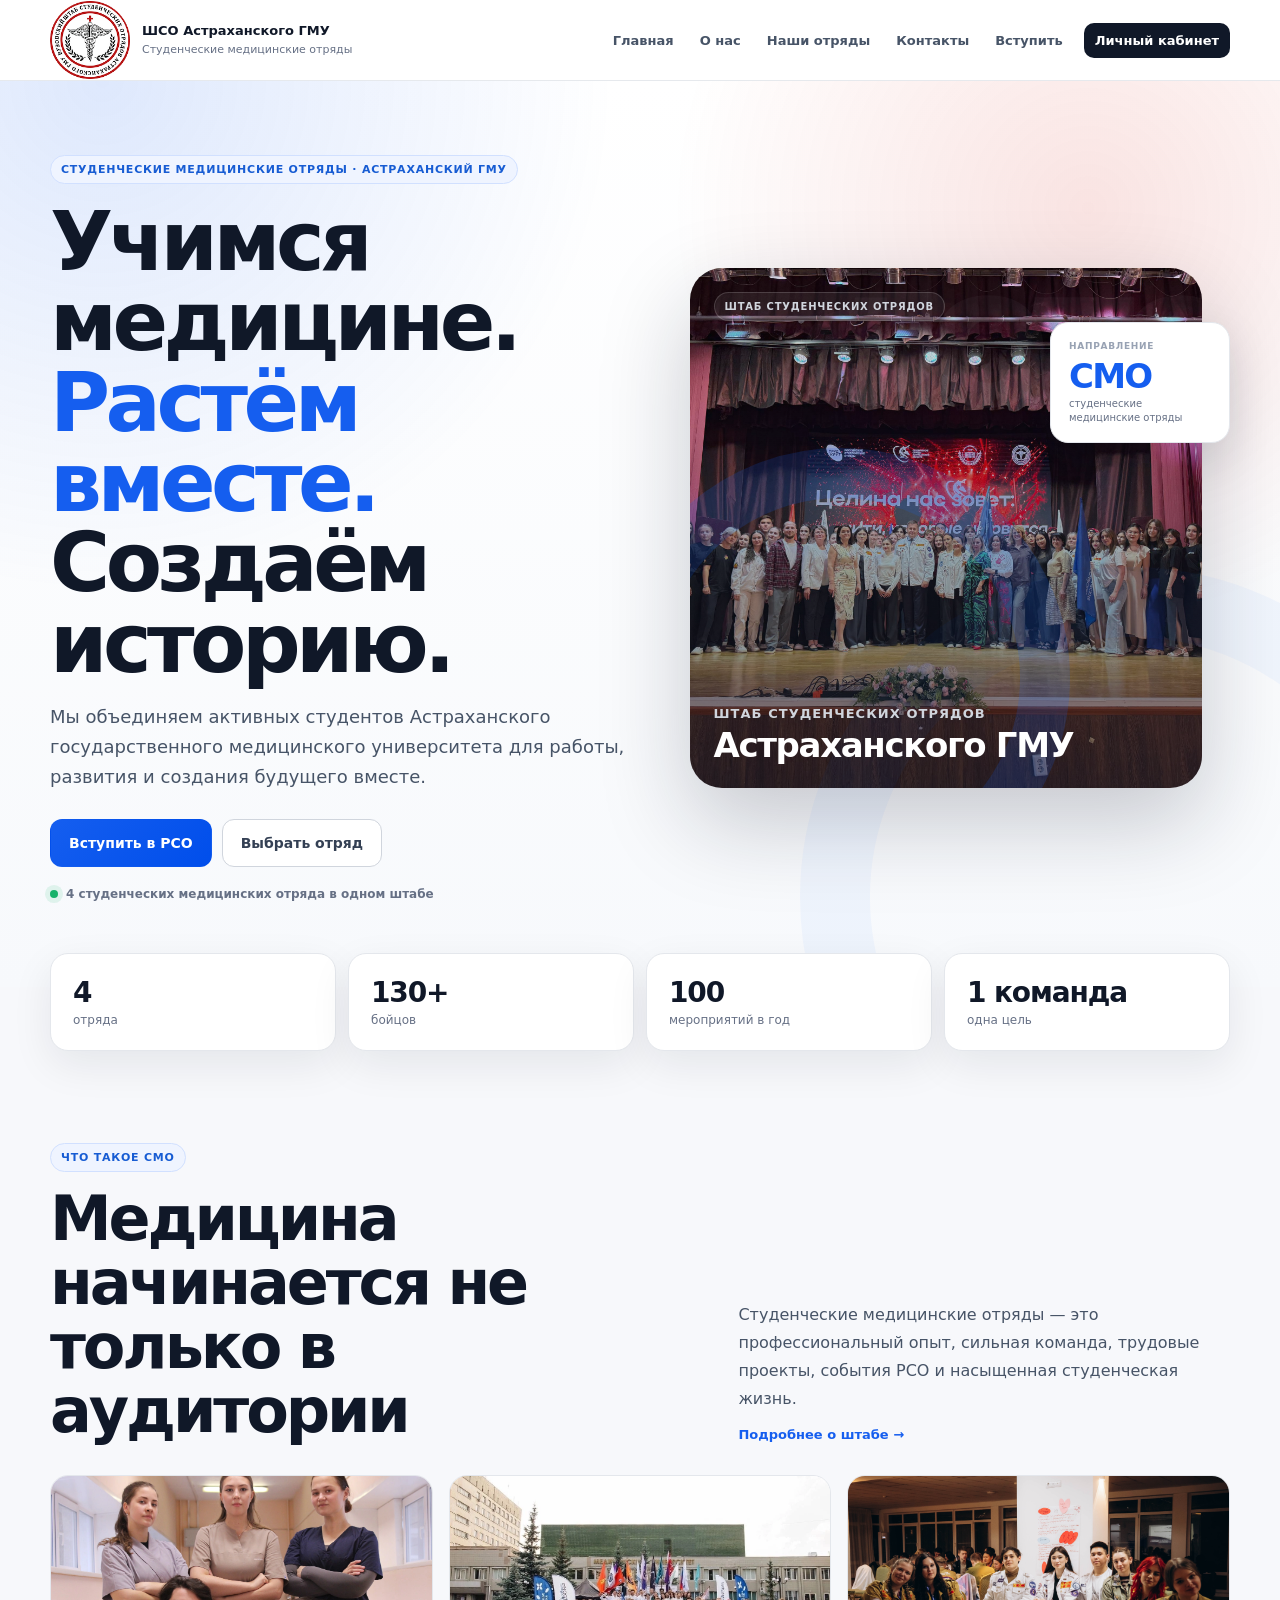
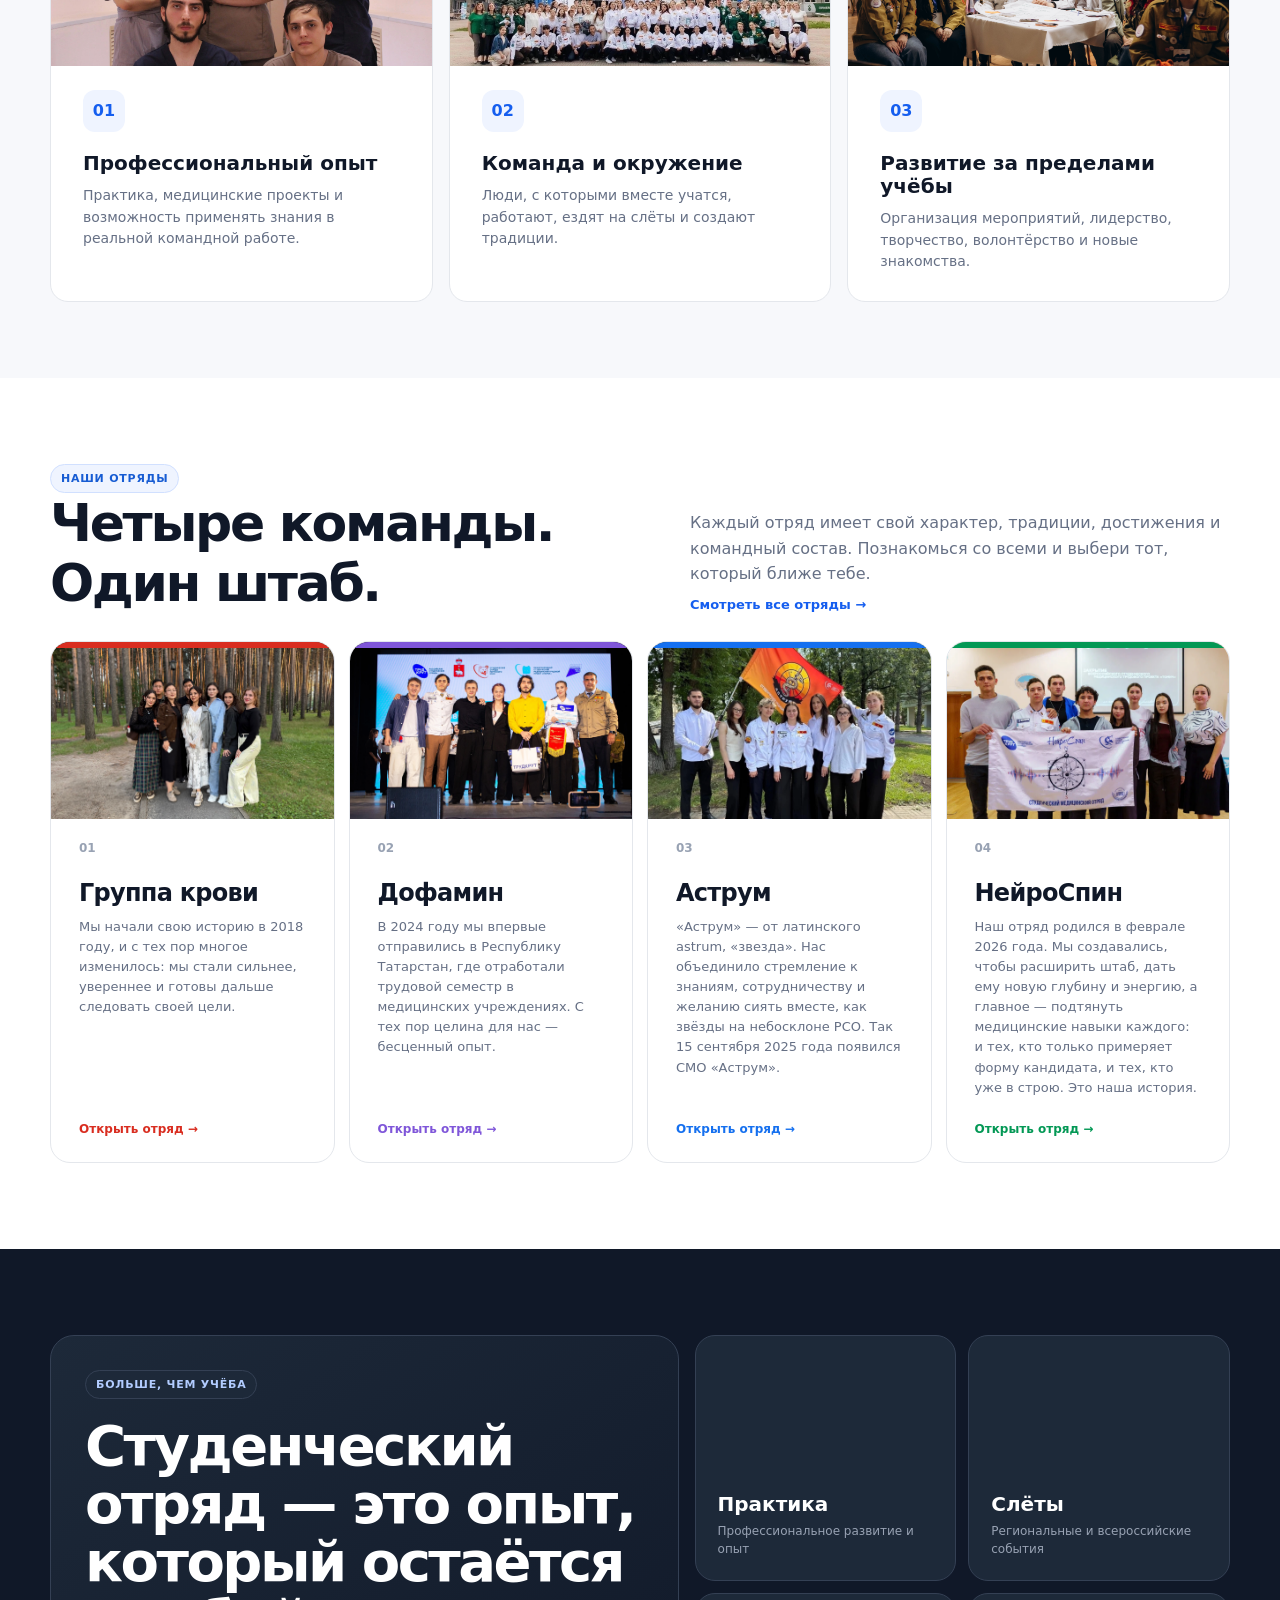
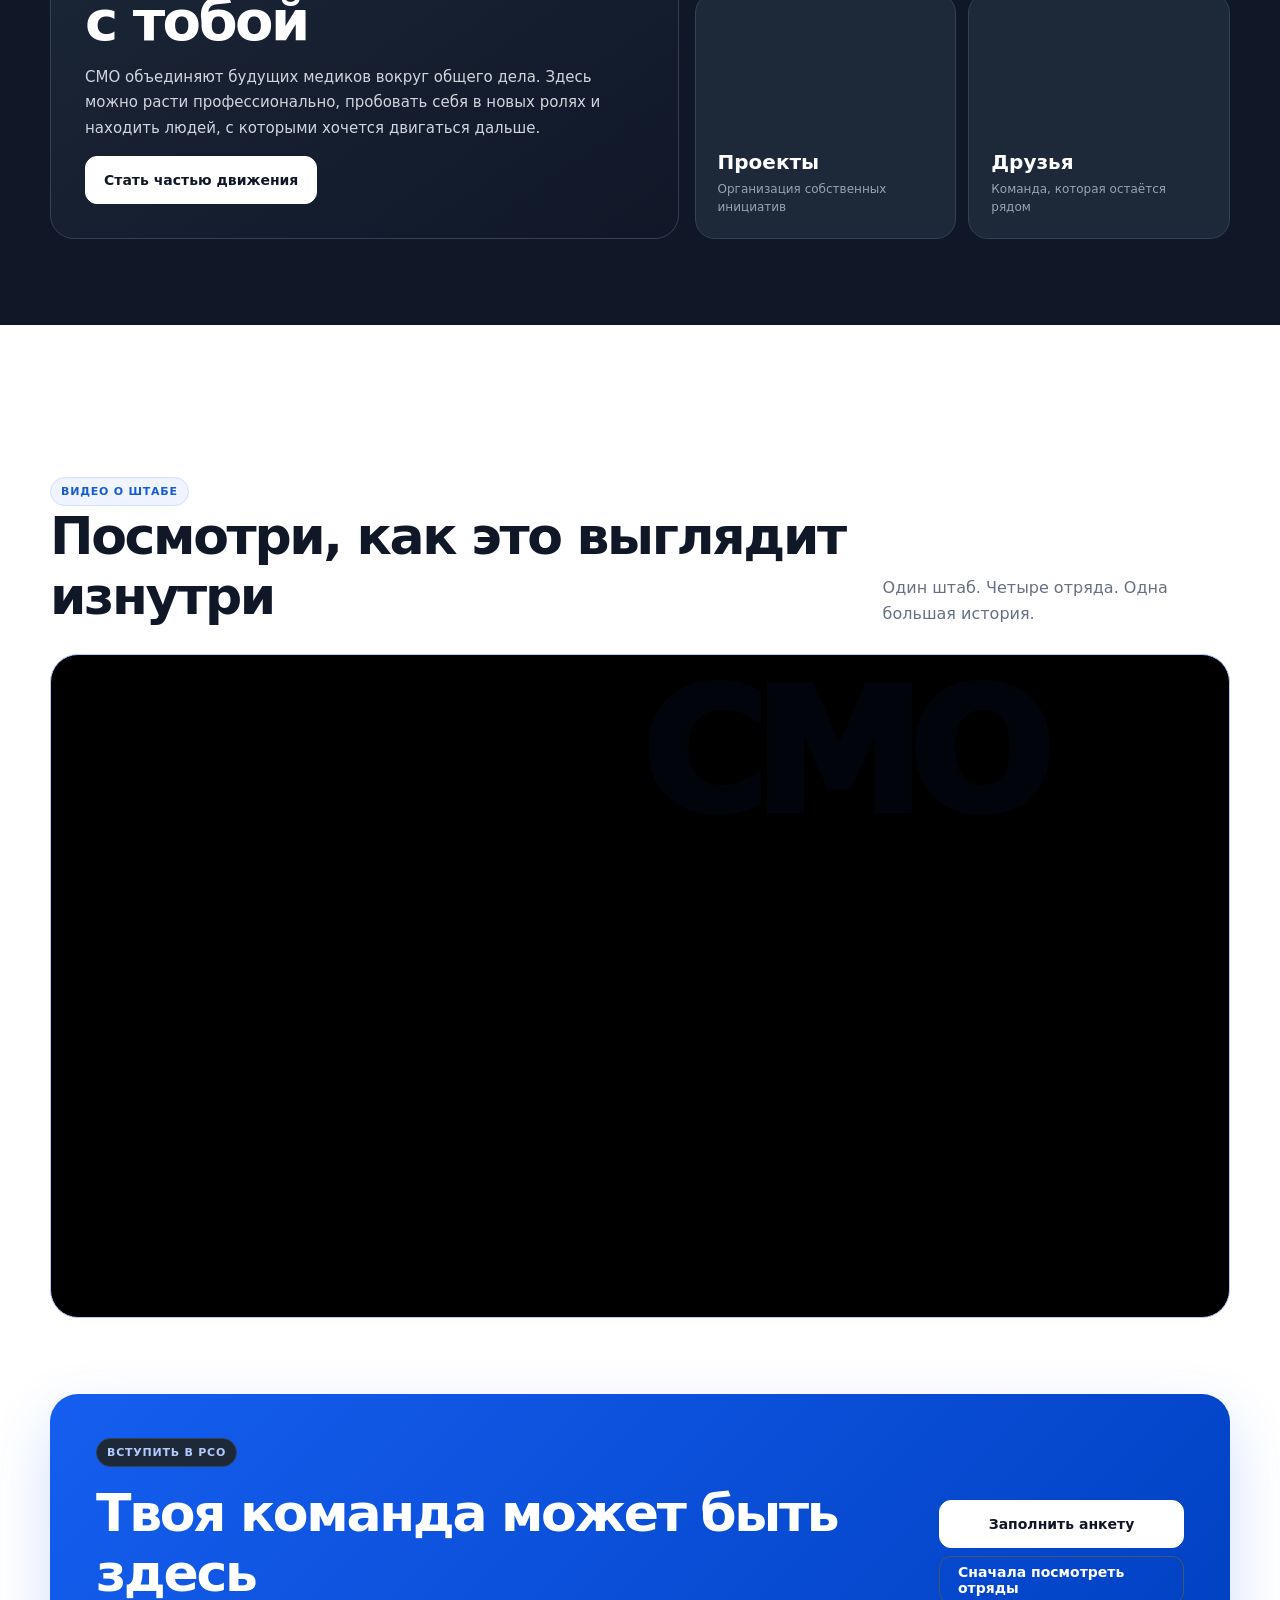
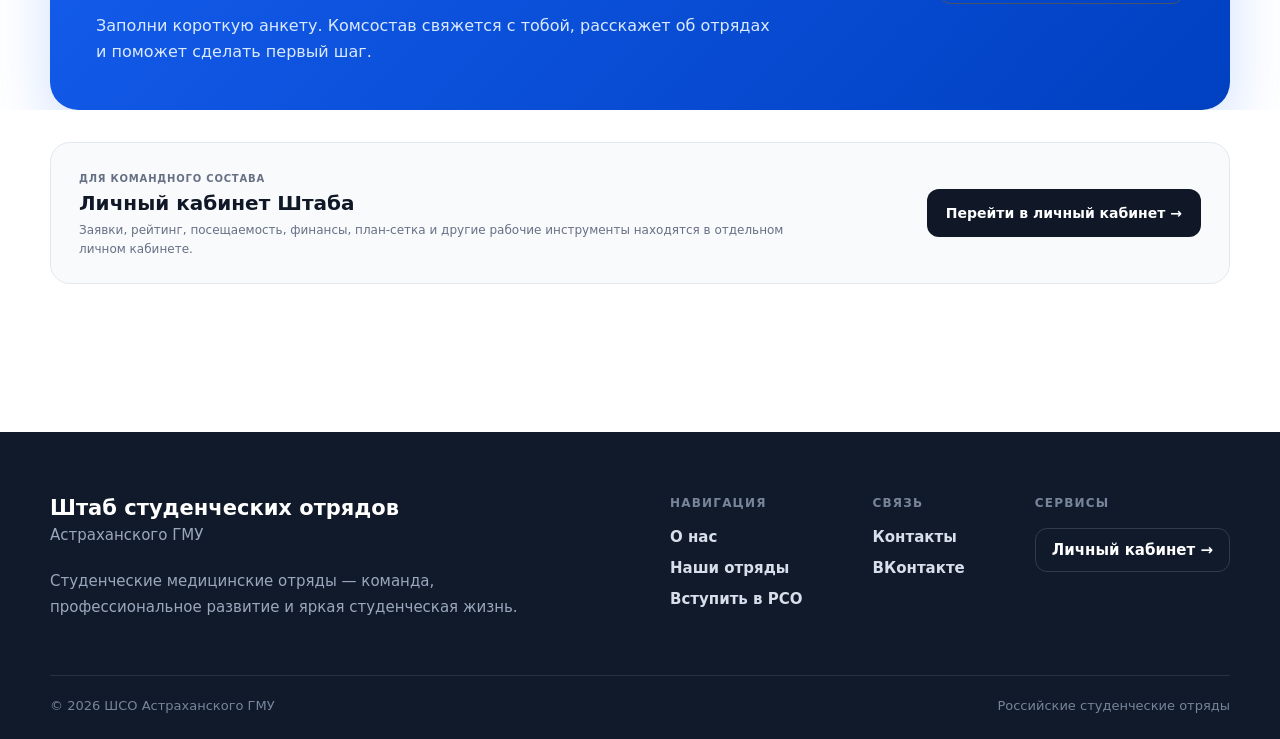
<file: index.html>
<!doctype html>
<html lang="ru">
<head>
  <meta charset="utf-8">
  <meta name="viewport" content="width=device-width, initial-scale=1">

  <meta name="description" content="Штаб студенческих медицинских отрядов Астраханского ГМУ — четыре отряда, единая команда, профессиональное развитие и насыщенная студенческая жизнь.">

  <title>Штаб студенческих отрядов Астраханского ГМУ</title>

  <link rel="icon" type="image/png" href="/assets/images/logo.shso.png">
  <link rel="apple-touch-icon" href="/assets/images/logo.shso.png">

  <link rel="stylesheet" href="style.css">
</head>

<body>
  <div id="nav"></div>
  
<main>
  <section class="hero hero-v2">
    <div class="container hero-grid hero-grid-v2">
      <div class="hero-copy">
        <span class="eyebrow">Студенческие медицинские отряды · Астраханский ГМУ</span>
        <h1>Учимся медицине.<br><span>Растём вместе.</span><br>Создаём историю.</h1>
        <p id="heroText"></p>
        <div class="actions">
          <a class="btn btn-primary" href="join.html">Вступить в РСО</a>
          <a class="btn btn-secondary" href="teams.html">Выбрать отряд</a>
        </div>
        <div class="hero-note">
          <span class="hero-note-dot"></span>
          <span>4 студенческих медицинских отряда в одном штабе</span>
        </div>
      </div>

      <div class="hero-visual" aria-label="Главная фотография штаба">
        <div class="hero-photo-placeholder">
          <div class="hero-photo-badge">Штаб студенческих отрядов</div>
          <div class="hero-photo-copy">
            <span>Штаб студенческих отрядов</span>
            <strong>Астраханского ГМУ</strong>
          </div>
        </div>
        <div class="hero-floating-card">
          <span>Направление</span>
          <strong>СМО</strong>
          <small>студенческие медицинские отряды</small>
        </div>
      </div>
    </div>
  </section>

  <section class="stats-wrap">
    <div class="container">
      <div id="stats" class="stats"></div>
    </div>
  </section>

  <section class="section intro-section">
    <div class="container intro-grid">
      <div>
        <span class="eyebrow">Что такое СМО</span>
        <h2 class="display-title">Медицина начинается не только в аудитории</h2>
      </div>
      <div class="intro-copy">
        <p id="aboutShort"></p>
        <a class="text-link" href="about.html">Подробнее о штабе →</a>
      </div>
    </div>

  <div class="container">
  <div class="feature-grid feature-grid-v2">

    <article class="feature feature-v2 feature-photo-card">
      <div class="feature-photo">
        <img src="assets/images/home/experience.jpg" alt="Профессиональный опыт в студенческих медицинских отрядах">
      </div>
      <div class="feature-content">
        <div class="icon">01</div>
        <h3>Профессиональный опыт</h3>
        <p>Практика, медицинские проекты и возможность применять знания в реальной командной работе.</p>
      </div>
    </article>

    <article class="feature feature-v2 feature-photo-card">
      <div class="feature-photo">
        <img src="assets/images/home/team.jpg" alt="Команда студенческих медицинских отрядов">
      </div>
      <div class="feature-content">
        <div class="icon">02</div>
        <h3>Команда и окружение</h3>
        <p>Люди, с которыми вместе учатся, работают, ездят на слёты и создают традиции.</p>
      </div>
    </article>

    <article class="feature feature-v2 feature-photo-card">
      <div class="feature-photo">
        <img src="assets/images/home/life.jpg" alt="Жизнь студенческих отрядов">
      </div>
      <div class="feature-content">
        <div class="icon">03</div>
        <h3>Развитие за пределами учёбы</h3>
        <p>Организация мероприятий, лидерство, творчество, волонтёрство и новые знакомства.</p>
      </div>
    </article>

  </div>
</div>
</section>

  <section class="section white teams-home-section">
    <div class="container">
      <div class="section-head section-head-v2">
        <div>
          <span class="eyebrow">Наши отряды</span>
          <h2>Четыре команды.<br>Один штаб.</h2>
        </div>
        <div>
          <p>Каждый отряд имеет свой характер, традиции, достижения и командный состав. Познакомься со всеми и выбери тот, который ближе тебе.</p>
          <a class="text-link" href="teams.html">Смотреть все отряды →</a>
        </div>
      </div>
      <div id="teams" class="cards home-team-cards"></div>
    </div>
  </section>

  <section class="section values-section">
    <div class="container values-grid">
      <div class="values-panel values-main">
        <span class="eyebrow eyebrow-dark">Больше, чем учёба</span>
        <h2>Студенческий отряд — это опыт, который остаётся с тобой</h2>
        <p>СМО объединяют будущих медиков вокруг общего дела. Здесь можно расти профессионально, пробовать себя в новых ролях и находить людей, с которыми хочется двигаться дальше.</p>
        <a class="btn btn-light" href="join.html">Стать частью движения</a>
      </div>
      <div class="values-mini-grid">
        <div class="value-mini"><strong>Практика</strong><span>Профессиональное развитие и опыт</span></div>
        <div class="value-mini"><strong>Слёты</strong><span>Региональные и всероссийские события</span></div>
        <div class="value-mini"><strong>Проекты</strong><span>Организация собственных инициатив</span></div>
        <div class="value-mini"><strong>Друзья</strong><span>Команда, которая остаётся рядом</span></div>
      </div>
    </div>
  </section>

  <section class="section white">
<section class="section white">
  <div class="container">
    <div class="section-head section-head-v2">
      <div>
        <span class="eyebrow">Видео о штабе</span>
        <h2>Посмотри, как это выглядит изнутри</h2>
      </div>
      <p>Один штаб. Четыре отряда. Одна большая история.</p>
    </div>

    <div class="video-box video-box-v2">
  <iframe
    src="https://rutube.ru/play/embed/60ee13c43e6998a88e3816e66bf47036?p=K0kWUVenqu7zOcgWNroR0g"
    frameborder="0"
    allow="clipboard-write; autoplay; fullscreen"
    allowfullscreen>
  </iframe>
</div>
  </div>
</section>

  <section class="section join-cta-section">
    <div class="container join-cta">
      <div>
        <span class="eyebrow eyebrow-dark">Вступить в РСО</span>
        <h2>Твоя команда может быть здесь</h2>
        <p>Заполни короткую анкету. Комсостав свяжется с тобой, расскажет об отрядах и поможет сделать первый шаг.</p>
      </div>
      <div class="join-cta-actions">
        <a class="btn btn-light" href="join.html">Заполнить анкету</a>
        <a class="btn btn-outline-light" href="teams.html">Сначала посмотреть отряды</a>
      </div>
    </div>
  </section>

  <section class="section staff-cabinet-section">
    <div class="container staff-cabinet">
      <div>
        <span class="staff-cabinet-kicker">Для командного состава</span>
        <h3>Личный кабинет Штаба</h3>
        <p>Заявки, рейтинг, посещаемость, финансы, план-сетка и другие рабочие инструменты находятся в отдельном личном кабинете.</p>
      </div>
      <a id="cabinetHomeLink" class="btn btn-dark" href="#" target="_blank">Перейти в личный кабинет →</a>
    </div>
  </section>
</main>
<div id="footer"></div>
<script src="data.js"></script>
<script src="app.js"></script>
<script>
renderShell('home');
document.getElementById('heroText').textContent=SITE_DATA.site.heroText;
document.getElementById('aboutShort').textContent=SITE_DATA.site.aboutShort;
document.getElementById('cabinetHomeLink').href=SITE_DATA.site.cabinetUrl;
renderStats('stats',SITE_DATA.stats);
renderTeams('teams');
applyHeroImage();
renderVideo();
</script>
</body>
</html>
</file>
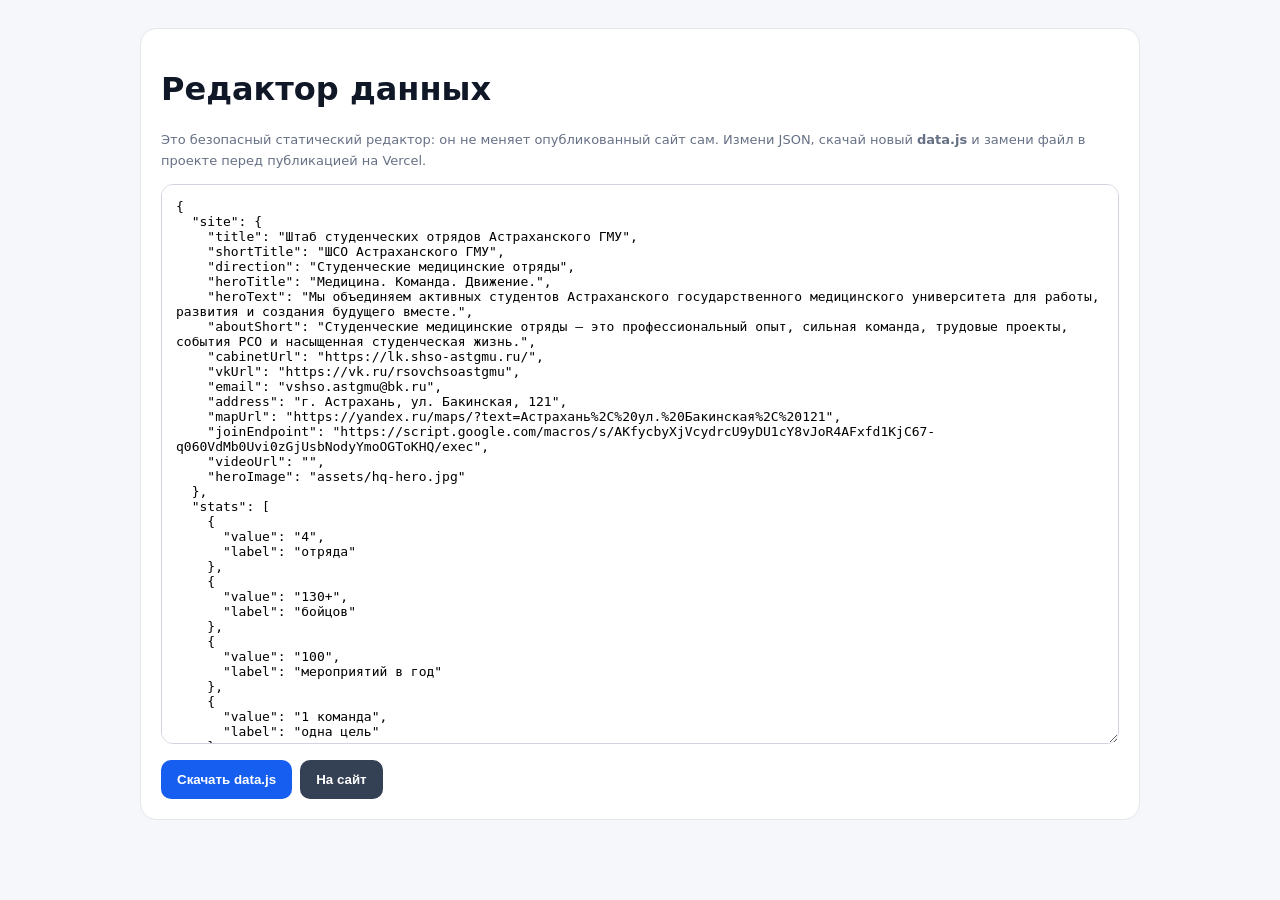
<file: admin/index.html>
<!doctype html><html lang="ru"><head><meta charset="utf-8"><meta name="viewport" content="width=device-width,initial-scale=1"><title>Редактор данных сайта</title><style>
body{font-family:Inter,system-ui,sans-serif;margin:0;background:#f5f7fa;color:#101828}.wrap{max-width:1000px;margin:auto;padding:28px 16px}.card{background:#fff;border:1px solid #e4e7ec;border-radius:16px;padding:20px}textarea{width:100%;min-height:560px;border:1px solid #d0d5dd;border-radius:12px;padding:14px;font:13px ui-monospace,monospace;box-sizing:border-box}button{margin-top:12px;border:0;border-radius:10px;padding:12px 16px;background:#155eef;color:#fff;font-weight:800;cursor:pointer}.note{color:#667085;line-height:1.6;font-size:13px}.row{display:flex;gap:8px;flex-wrap:wrap}.secondary{background:#344054}
</style></head><body><div class="wrap"><div class="card"><h1>Редактор данных</h1><p class="note">Это безопасный статический редактор: он не меняет опубликованный сайт сам. Измени JSON, скачай новый <b>data.js</b> и замени файл в проекте перед публикацией на Vercel.</p><textarea id="editor"></textarea><div class="row"><button onclick="downloadData()">Скачать data.js</button><button class="secondary" onclick="location.href='../'">На сайт</button></div></div></div><script src="../data.js"></script><script>
const e=document.getElementById('editor');e.value=JSON.stringify(SITE_DATA,null,2);
function downloadData(){try{const obj=JSON.parse(e.value);const blob=new Blob(['window.SITE_DATA = '+JSON.stringify(obj,null,2)+';'],{type:'text/javascript;charset=utf-8'});const a=document.createElement('a');a.href=URL.createObjectURL(blob);a.download='data.js';a.click();URL.revokeObjectURL(a.href);}catch(err){alert('Ошибка JSON: '+err.message)}}
</script></body></html>
</file>
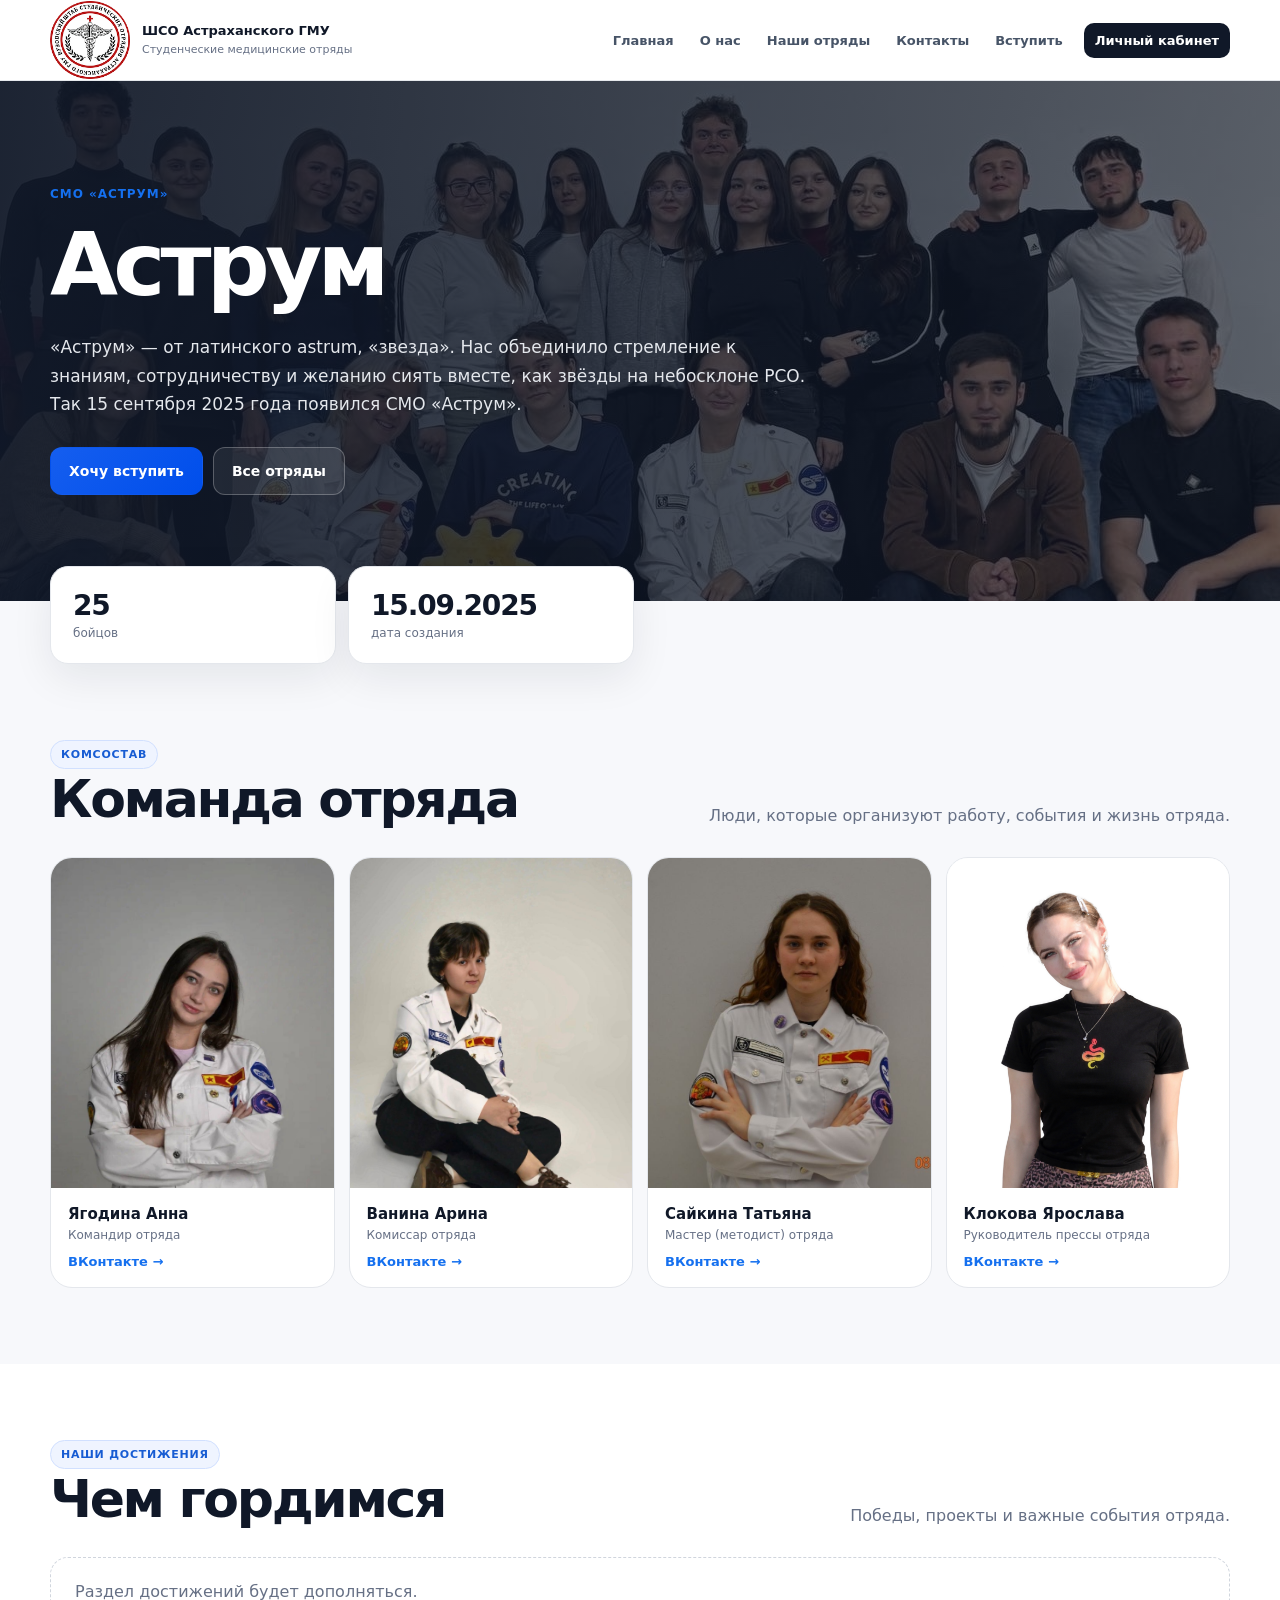
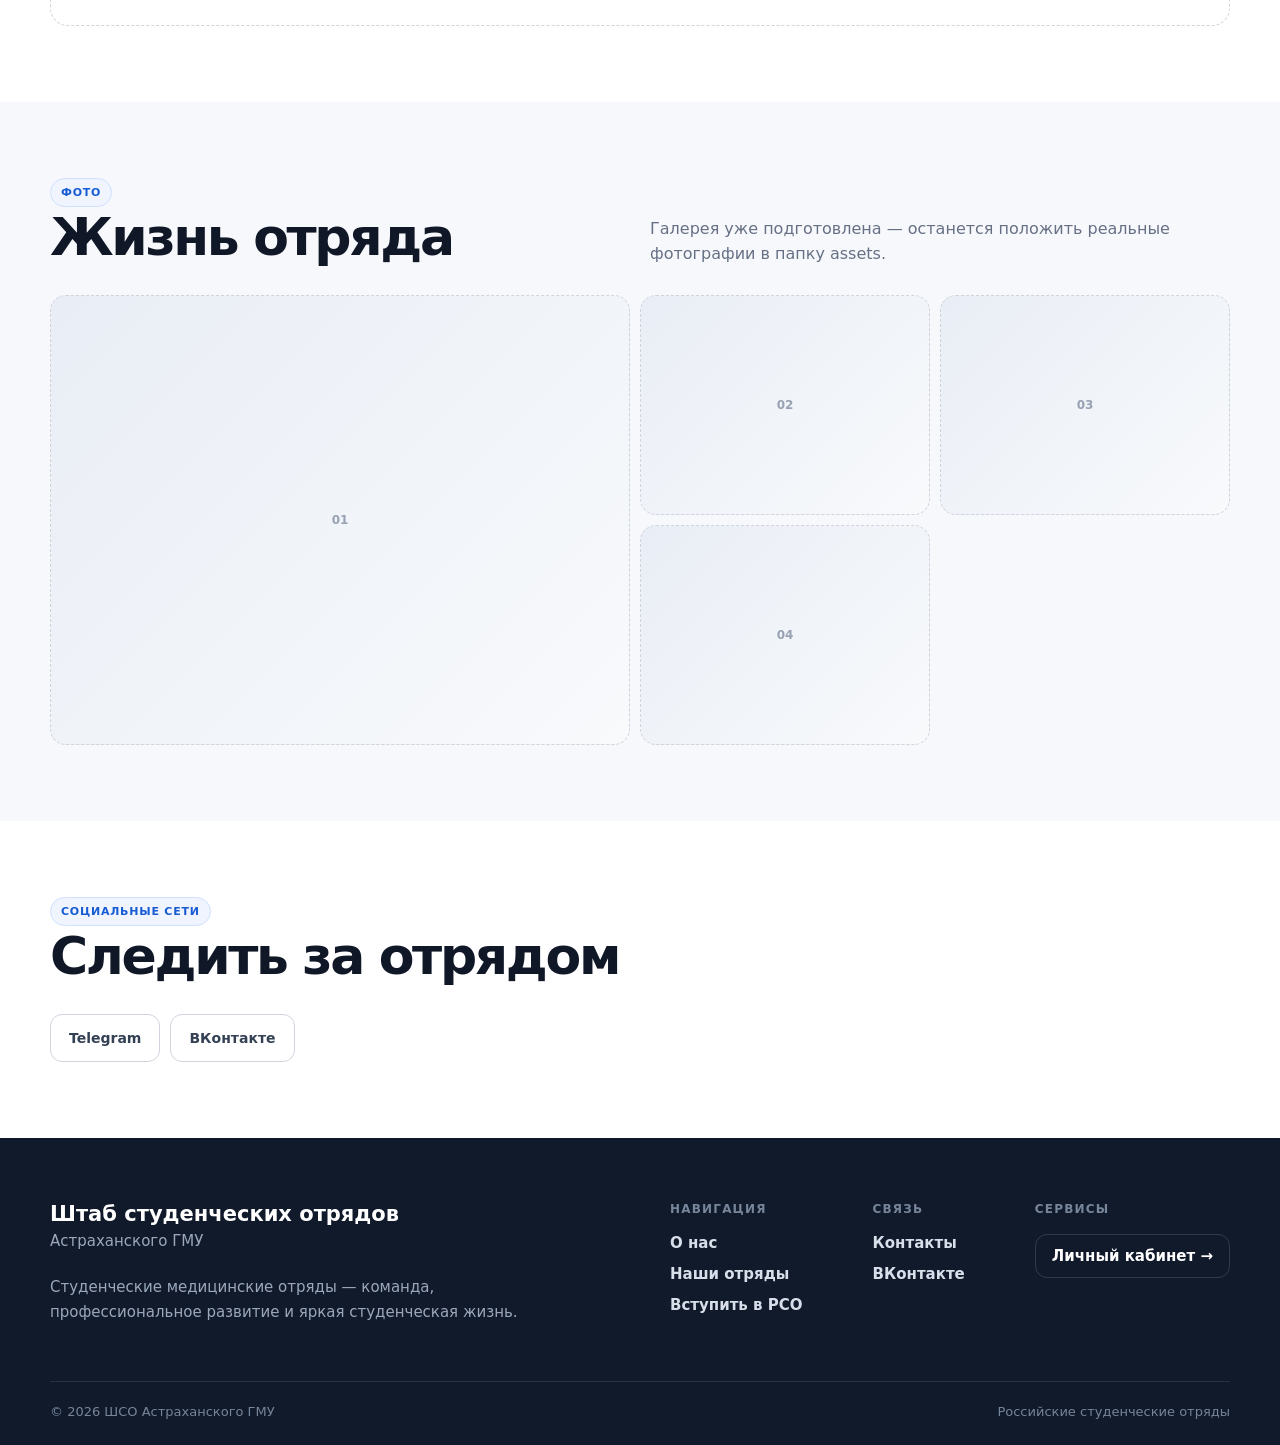
<file: teams/astrum/index.html>
<!doctype html>
<html lang="ru"><head>
<meta charset="utf-8"><meta name="viewport" content="width=device-width,initial-scale=1">
<meta name="description" content="СМО «Аструм» — Штаб студенческих отрядов Астраханского ГМУ.">
<title>Аструм — ШСО Астраханского ГМУ</title>
<link rel="stylesheet" href="../../style.css"><link rel="icon" href="../../assets/favicon.svg"><link rel="manifest" href="../../site.webmanifest">
</head><body><div id="nav"></div><main>
<section id="teamHero" class="team-hero team-hero-photo"></section>
<div class="container"><div id="teamStats" class="stats team-stats"></div></div>
<section class="section"><div class="container">
<div class="section-head"><div><span class="eyebrow">Комсостав</span><h2>Команда отряда</h2></div><p>Люди, которые организуют работу, события и жизнь отряда.</p></div>
<div id="command" class="staff-grid staff-grid-four"></div></div></section>
<section class="section white"><div class="container">
<div class="section-head"><div><span class="eyebrow">Наши достижения</span><h2>Чем гордимся</h2></div><p>Победы, проекты и важные события отряда.</p></div>
<div id="achievements" class="achievement-list"></div></div></section>
<section class="section"><div class="container">
<div class="section-head"><div><span class="eyebrow">Фото</span><h2>Жизнь отряда</h2></div><p>Галерея уже подготовлена — останется положить реальные фотографии в папку assets.</p></div>
<div class="gallery gallery-final">
<div class="gallery-placeholder">01</div><div class="gallery-placeholder">02</div><div class="gallery-placeholder">03</div><div class="gallery-placeholder">04</div>
</div></div></section>
<section class="section white"><div class="container"><div class="section-head"><div><span class="eyebrow">Социальные сети</span><h2>Следить за отрядом</h2></div></div><div id="teamSocial" class="actions"></div></div></section>
</main><div id="footer"></div><script src="../../data.js"></script><script src="../../app.js"></script><script>renderShell('team');renderTeamPage('astrum');</script></body></html>
</file>
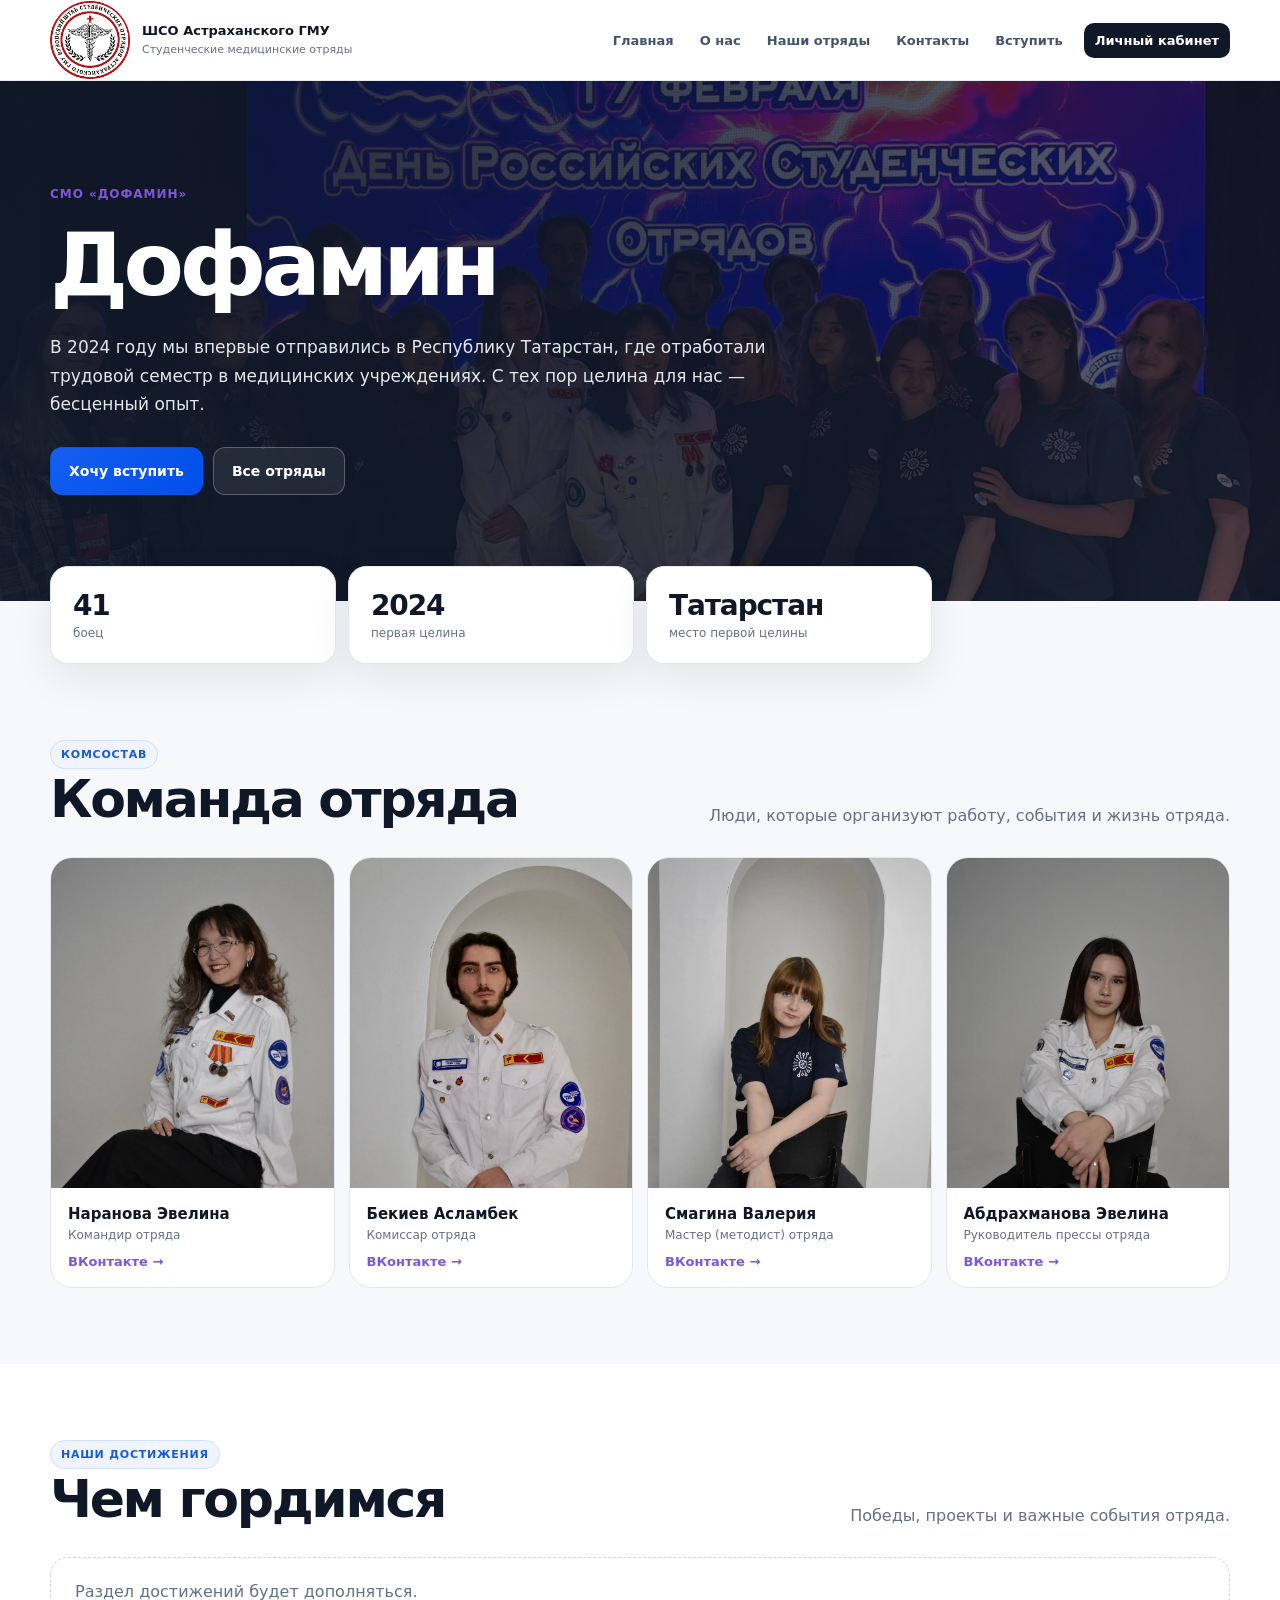
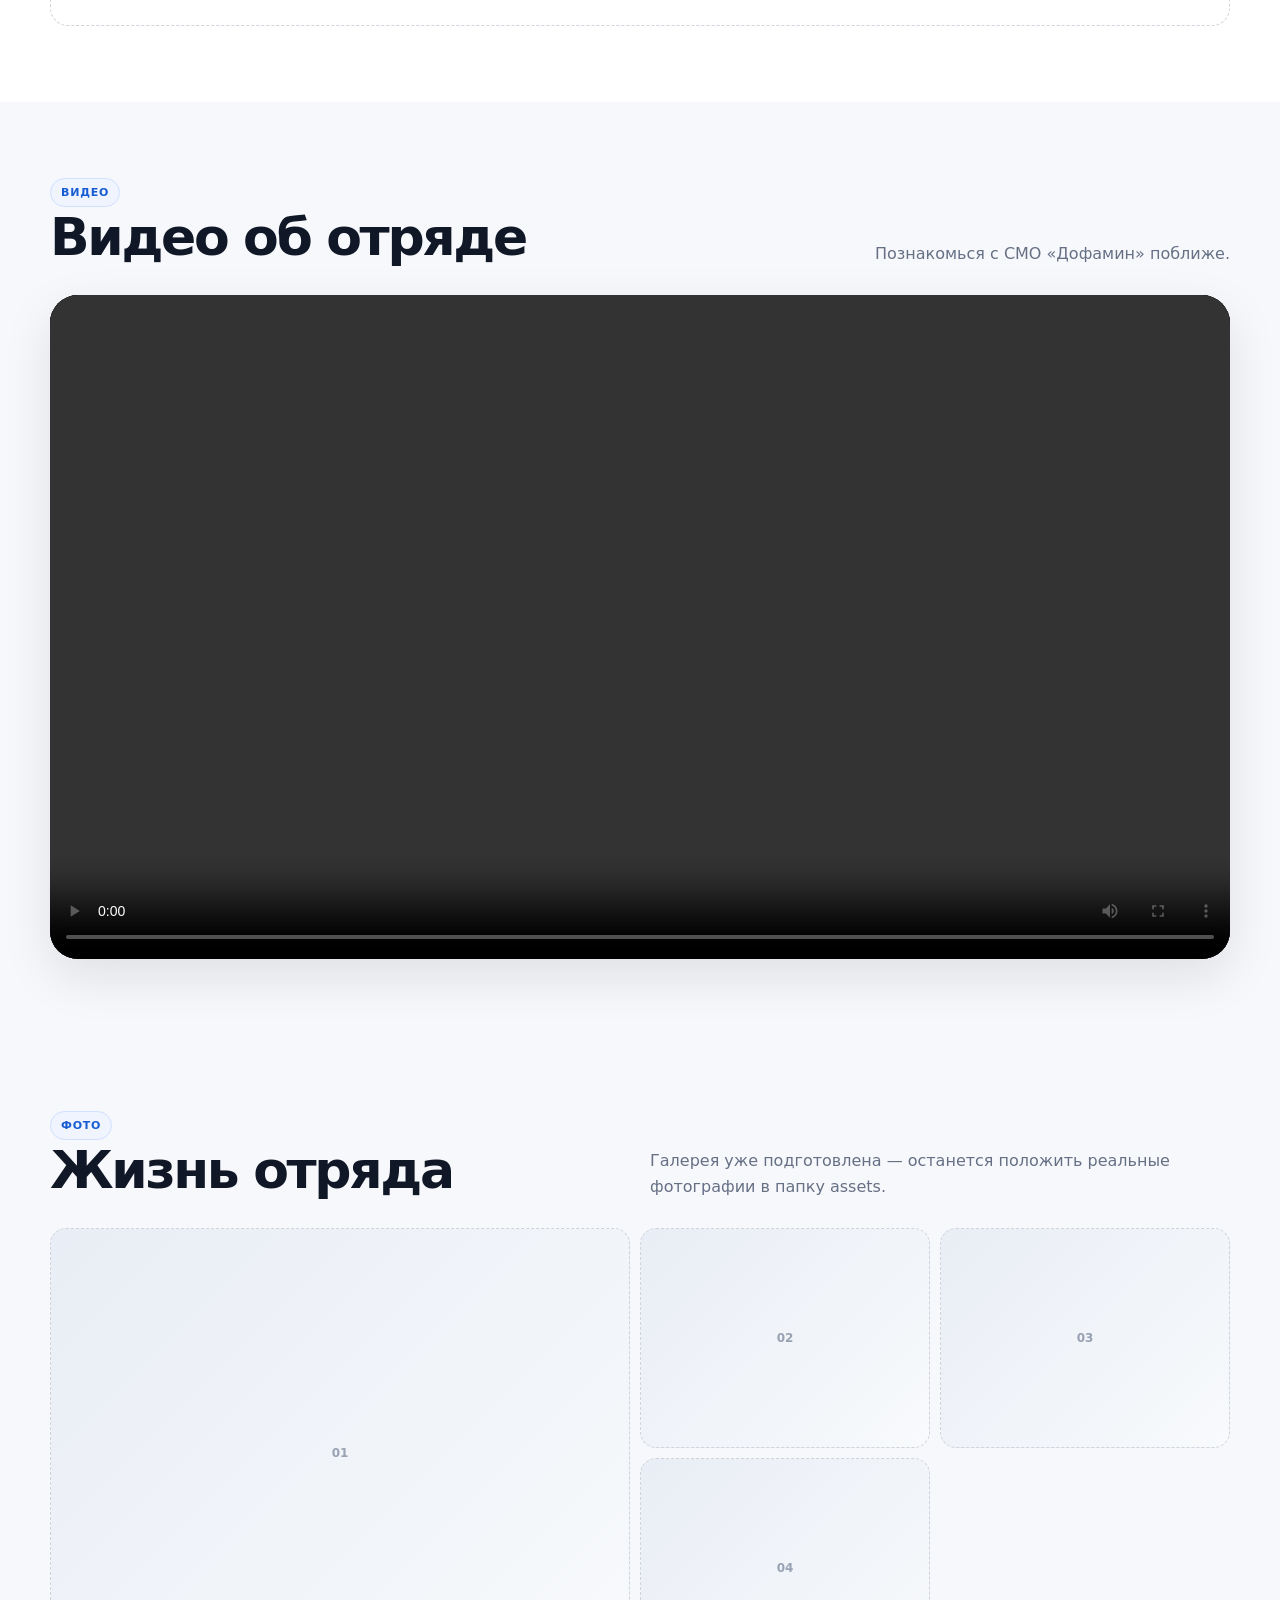
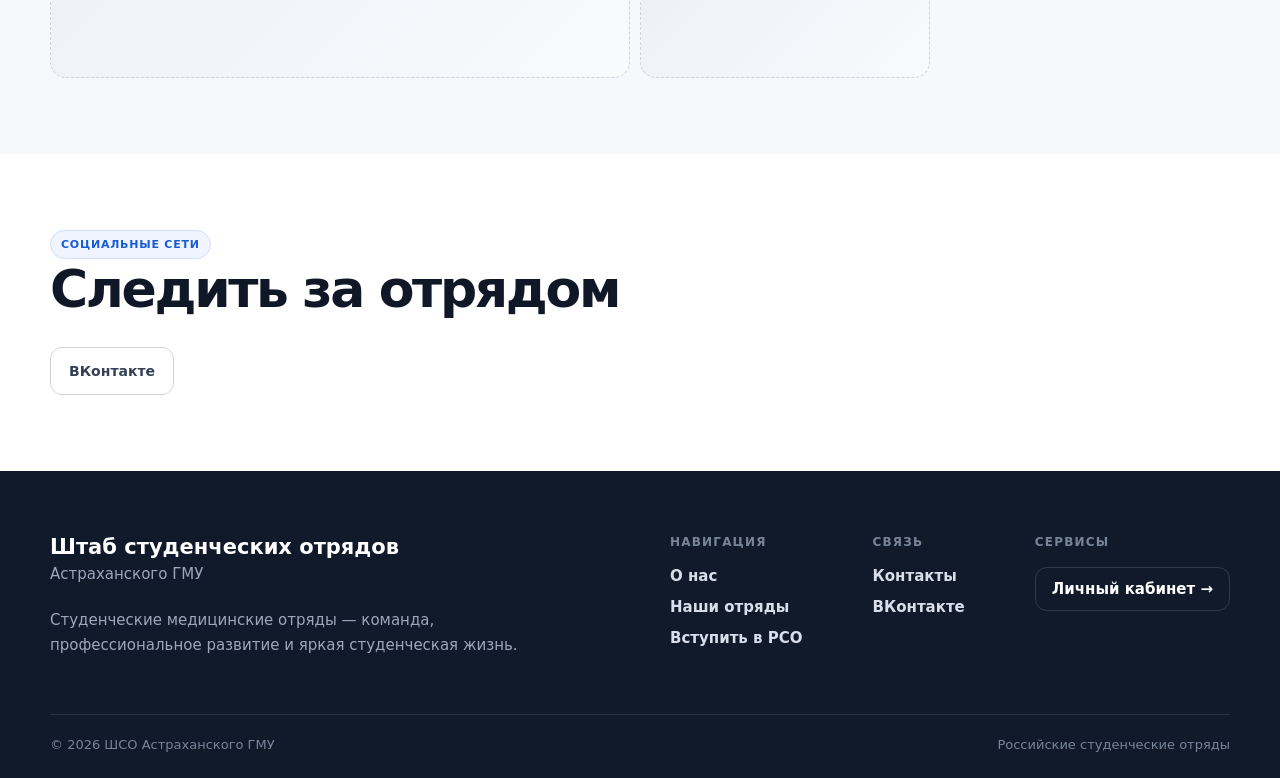
<file: teams/dofamin/index.html>
<!doctype html>
<html lang="ru"><head>
<meta charset="utf-8"><meta name="viewport" content="width=device-width,initial-scale=1">
<meta name="description" content="СМО «Дофамин» — Штаб студенческих отрядов Астраханского ГМУ.">
<title>Дофамин — ШСО Астраханского ГМУ</title>
<link rel="stylesheet" href="../../style.css"><link rel="icon" href="../../assets/favicon.svg"><link rel="manifest" href="../../site.webmanifest">
</head><body><div id="nav"></div><main>
<section id="teamHero" class="team-hero team-hero-photo"></section>
<div class="container"><div id="teamStats" class="stats team-stats"></div></div>
<section class="section"><div class="container">
<div class="section-head"><div><span class="eyebrow">Комсостав</span><h2>Команда отряда</h2></div><p>Люди, которые организуют работу, события и жизнь отряда.</p></div>
<div id="command" class="staff-grid staff-grid-four"></div></div></section>
<section class="section white"><div class="container">
<div class="section-head"><div><span class="eyebrow">Наши достижения</span><h2>Чем гордимся</h2></div><p>Победы, проекты и важные события отряда.</p></div>
<div id="achievements" class="achievement-list"></div></div></section>
<section class="section team-video-section">
  <div class="container">

    <div class="section-head">
      <div>
        <span class="eyebrow">Видео</span>
        <h2>Видео об отряде</h2>
      </div>

      <p>Познакомься с СМО «Дофамин» поближе.</p>
    </div>

    <div id="teamVideo"></div>

  </div>
</section>
<section class="section"><div class="container">
<div class="section-head"><div><span class="eyebrow">Фото</span><h2>Жизнь отряда</h2></div><p>Галерея уже подготовлена — останется положить реальные фотографии в папку assets.</p></div>
<div class="gallery gallery-final">
<div class="gallery-placeholder">01</div><div class="gallery-placeholder">02</div><div class="gallery-placeholder">03</div><div class="gallery-placeholder">04</div>
</div></div></section>
<section class="section white"><div class="container"><div class="section-head"><div><span class="eyebrow">Социальные сети</span><h2>Следить за отрядом</h2></div></div><div id="teamSocial" class="actions"></div></div></section>
</main><div id="footer"></div><script src="../../data.js"></script><script src="../../app.js"></script><script>renderShell('team');renderTeamPage('dofamin');</script></body></html>
</file>
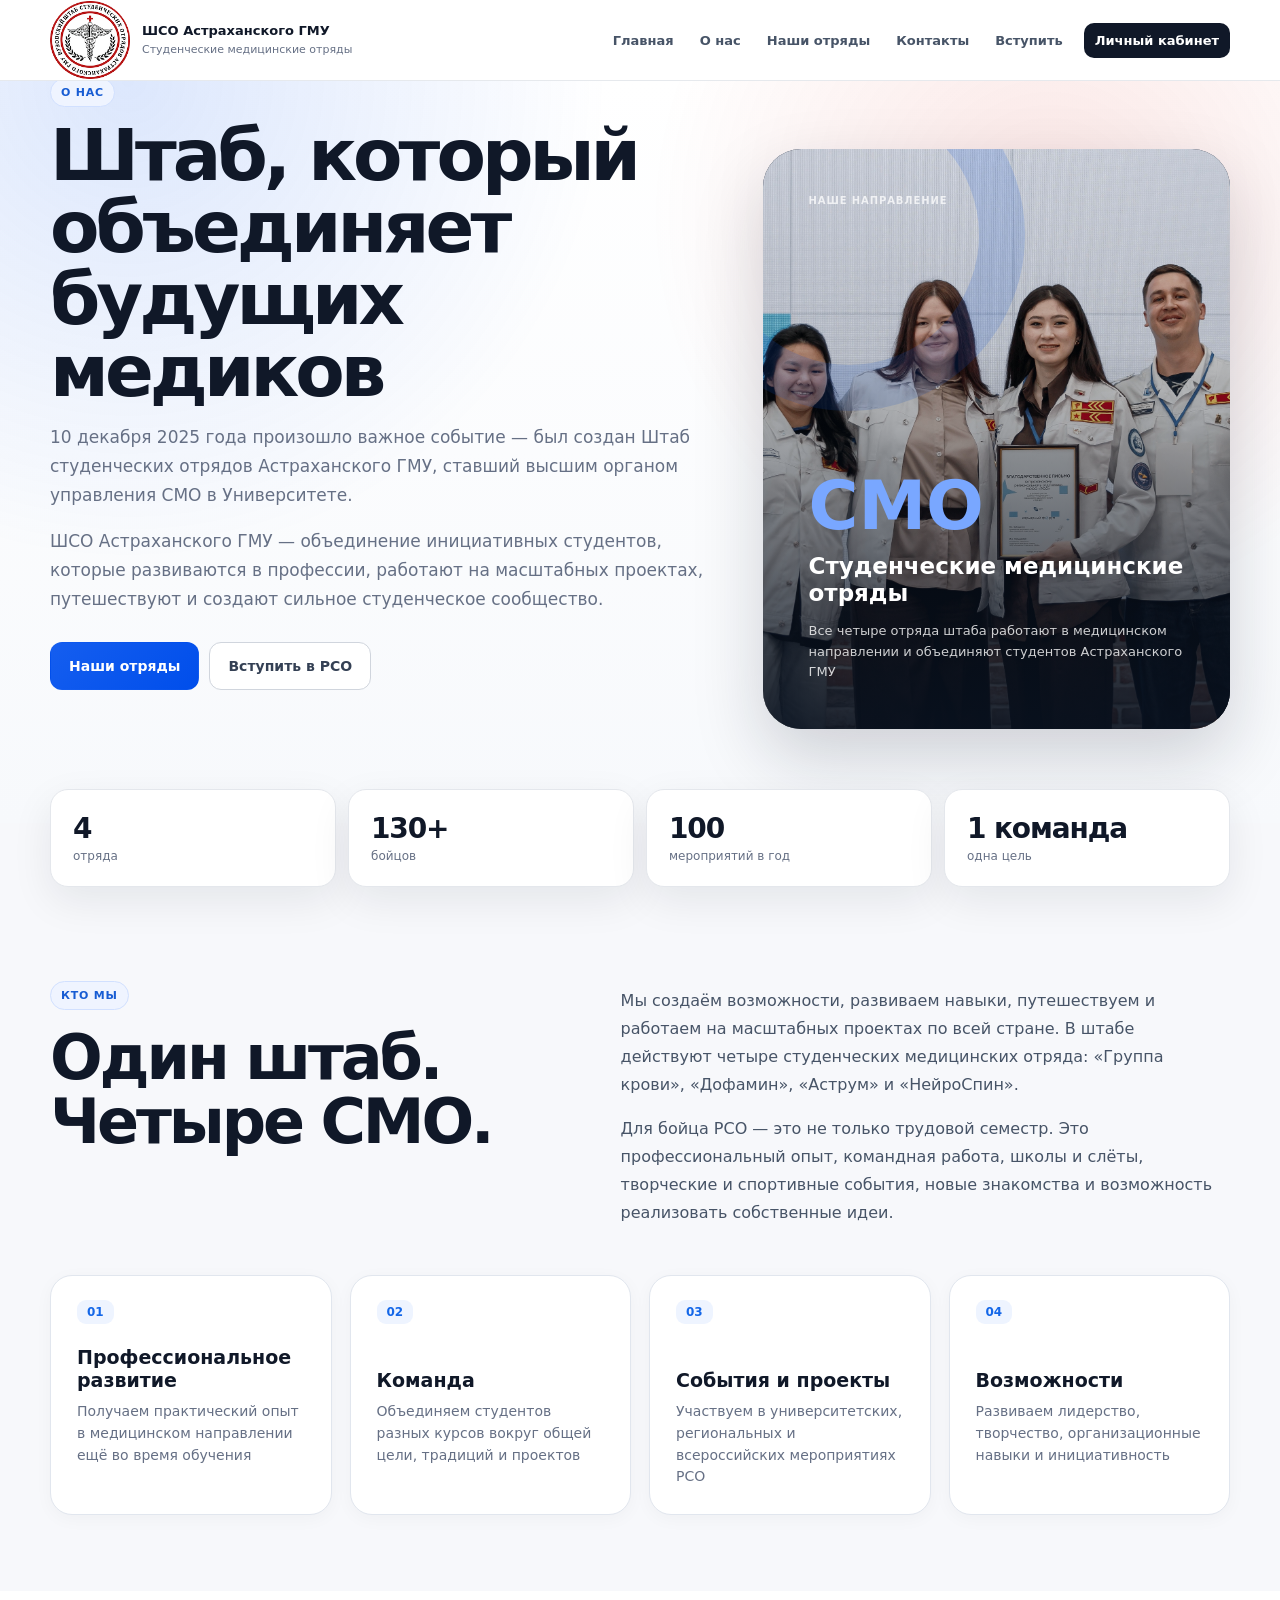
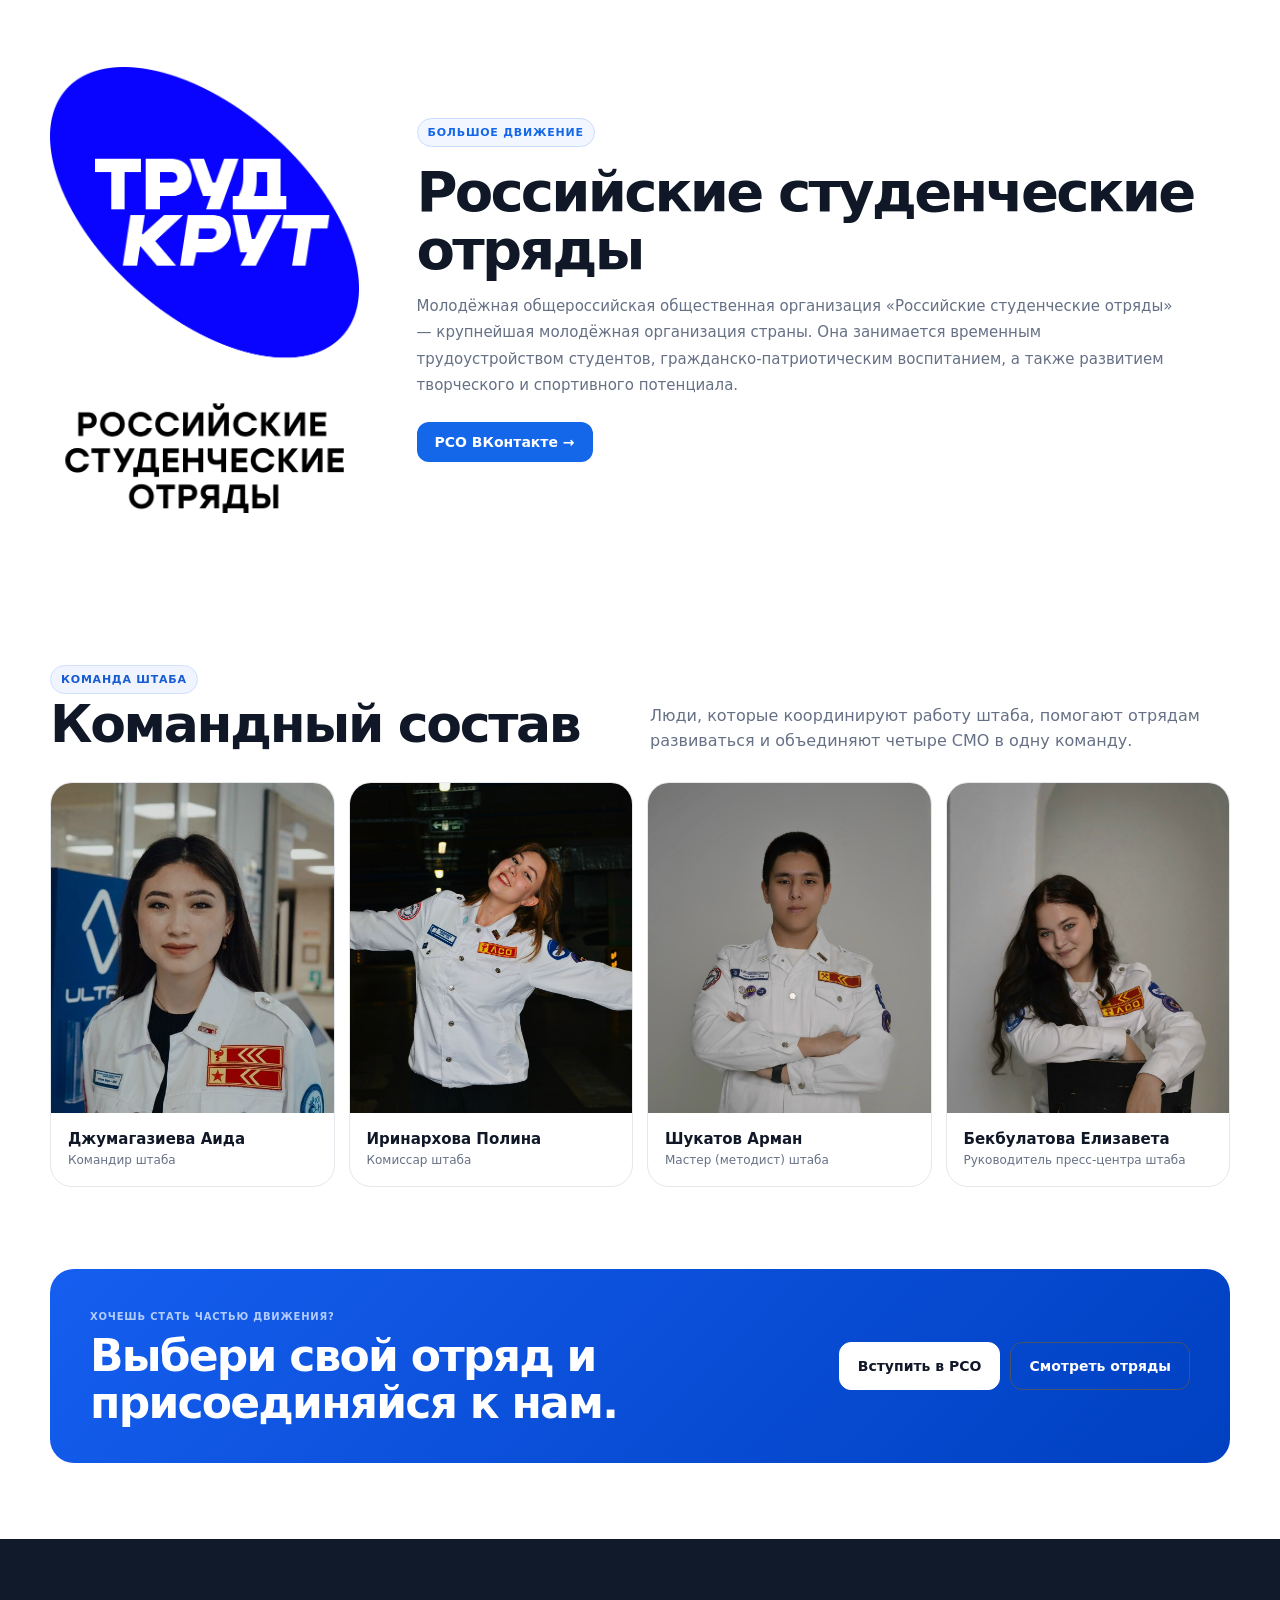
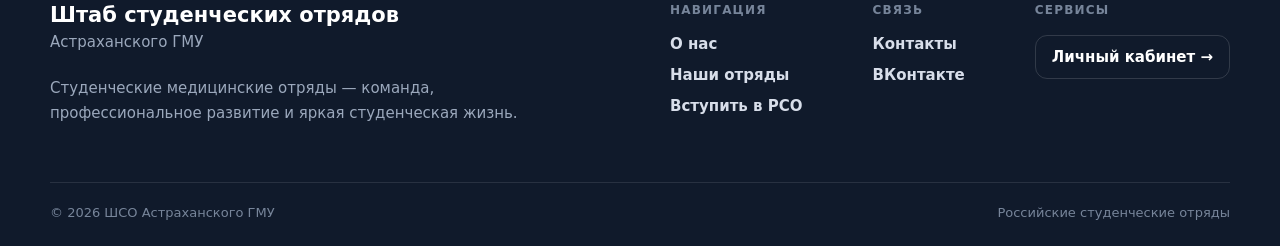
<file: about.html>
<!doctype html>
<html lang="ru">
<head>
  <meta charset="utf-8">
  <meta name="viewport" content="width=device-width,initial-scale=1">
  <meta name="description" content="О Штабе студенческих отрядов Астраханского ГМУ — студенческие медицинские отряды, команда и комсостав штаба">
  <title>О нас — ШСО Астраханского ГМУ</title>
  <link rel="stylesheet" href="style.css">
</head>
<body>
<div id="nav"></div>
<main>
  <section class="about-hero">
    <div class="container about-hero-grid">
      <div>
        <span class="eyebrow">О нас</span>
        <h1>Штаб, который объединяет будущих медиков</h1>
        <div class="about-hero-description">
  <p>
    10 декабря 2025 года произошло важное событие —
    был создан Штаб студенческих отрядов Астраханского ГМУ,
    ставший высшим органом управления СМО в Университете.
  </p>

  <p>
    ШСО Астраханского ГМУ — объединение инициативных
    студентов, которые развиваются в профессии,
    работают на масштабных проектах, путешествуют
    и создают сильное студенческое сообщество.
  </p>
</div>
        <div class="actions">
          <a class="btn btn-primary" href="teams.html">Наши отряды</a>
          <a class="btn btn-secondary" href="join.html">Вступить в РСО</a>
        </div>
      </div>
      <div class="about-hero-card about-hero-photo">
  <img
    src="assets/images/about/smo.jpg"
    alt="Студенческие медицинские отряды"
  >

  <div class="about-hero-photo-shade"></div>

  <div class="about-hero-photo-content">
    <div class="about-hero-kicker">Наше направление</div>

    <div>
      <strong>СМО</strong>
      <h3>Студенческие медицинские отряды</h3>
      <p>
        Все четыре отряда штаба работают в медицинском направлении
        и объединяют студентов Астраханского ГМУ
      </p>
    </div>
  </div>
</div>
    </div>
  </section>

  <div class="container about-stats-wrap">
    <div id="stats" class="stats"></div>
  </div>

  <section class="section about-story-section">
    <div class="container about-story-grid">
      <div>
        <span class="eyebrow">Кто мы</span>
        <h2 class="display-title about-title">Один штаб.<br>Четыре СМО.</h2>
      </div>
      <div class="about-story-copy">
        <p>Мы создаём возможности, развиваем навыки, путешествуем и работаем на масштабных проектах по всей стране. В штабе действуют четыре студенческих медицинских отряда: «Группа крови», «Дофамин», «Аструм» и «НейроСпин».</p>
        <p>Для бойца РСО — это не только трудовой семестр. Это профессиональный опыт, командная работа, школы и слёты, творческие и спортивные события, новые знакомства и возможность реализовать собственные идеи.</p>
      </div>
    </div>

    <div class="container about-functions-grid">
      <article class="about-function-card">
        <span>01</span>
        <h3>Профессиональное развитие</h3>
        <p>Получаем практический опыт в медицинском направлении ещё во время обучения</p>
      </article>
      <article class="about-function-card">
        <span>02</span>
        <h3>Команда</h3>
        <p>Объединяем студентов разных курсов вокруг общей цели, традиций и проектов</p>
      </article>
      <article class="about-function-card">
        <span>03</span>
        <h3>События и проекты</h3>
        <p>Участвуем в университетских, региональных и всероссийских мероприятиях РСО</p>
      </article>
      <article class="about-function-card">
        <span>04</span>
        <h3>Возможности</h3>
        <p>Развиваем лидерство, творчество, организационные навыки и инициативность</p>
      </article>
    </div>
  </section>

<section class="section about-rso-section">
  <div class="container about-rso-grid">

    <div class="about-rso-mark">
      <img src="assets/images/about/trud-krut.jpg"
    alt="Труд Крут"
        >
    </div>

    <div>
      <span class="eyebrow eyebrow-dark">Большое движение</span>
      <h2>Российские студенческие отряды</h2>
      <p>Молодёжная общероссийская общественная организация «Российские студенческие отряды» — крупнейшая молодёжная организация страны. Она занимается временным трудоустройством студентов, гражданско-патриотическим воспитанием, а также развитием творческого и спортивного потенциала.</p>
      <a
  class="about-rso-vk"
  href="https://vk.com/rso_official"
  target="_blank"
  rel="noopener"
>
  РСО ВКонтакте →
</a>
    </div>

  </div>
</section>

  <section class="section white">
    <div class="container">
      <div class="section-head about-staff-head">
        <div>
          <span class="eyebrow">Команда штаба</span>
          <h2>Командный состав</h2>
        </div>
        <p>Люди, которые координируют работу штаба, помогают отрядам развиваться и объединяют четыре СМО в одну команду.</p>
      </div>
      <div id="staff" class="staff-grid staff-grid-four"></div>
    </div>
  </section>

  <section class="section white about-bottom-section">
    <div class="container">
      <div class="about-bottom-cta">
        <div>
          <span>Хочешь стать частью движения?</span>
          <h2>Выбери свой отряд и присоединяйся к нам.</h2>
        </div>
        <div class="actions">
          <a class="btn btn-light" href="join.html">Вступить в РСО</a>
          <a class="btn btn-outline-light" href="teams.html">Смотреть отряды</a>
        </div>
      </div>
    </div>
  </section>
</main>
<div id="footer"></div>
<script src="data.js"></script>
<script src="app.js"></script>
<script>
  renderShell('about');
  renderStats('stats', SITE_DATA.stats);
  renderStaff('staff', SITE_DATA.staff, '');
</script>
</body>
</html>
</file>
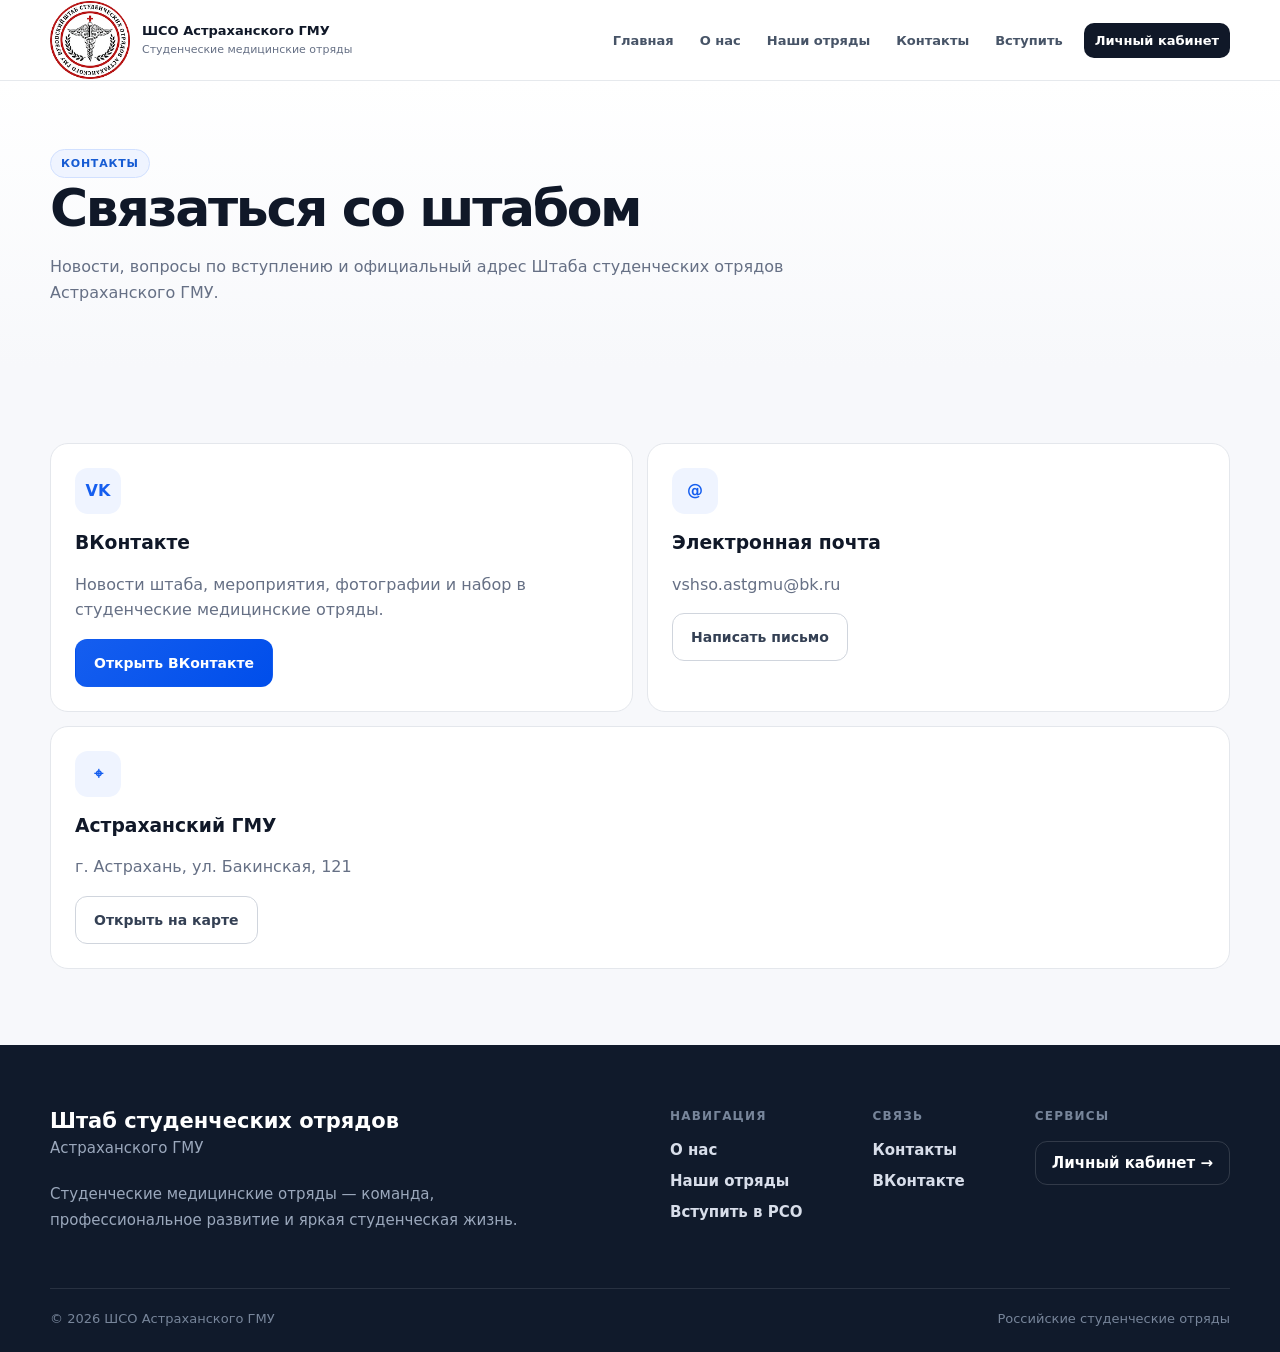
<file: contacts.html>
<!doctype html>
<html lang="ru">
<head>
<meta charset="utf-8"><meta name="viewport" content="width=device-width,initial-scale=1">
<meta name="description" content="Контакты Штаба студенческих отрядов Астраханского ГМУ.">
<title>Контакты — ШСО Астраханского ГМУ</title>
<link rel="stylesheet" href="style.css"><link rel="icon" href="assets/favicon.svg">
<link rel="icon" href="assets/favicon.svg"><link rel="manifest" href="site.webmanifest"></head>
<body><div id="nav"></div><main>
<section class="page-hero"><div class="container"><span class="eyebrow">Контакты</span><h1>Связаться со штабом</h1><p>Новости, вопросы по вступлению и официальный адрес Штаба студенческих отрядов Астраханского ГМУ.</p></div></section>
<section class="section"><div class="container contact-grid contact-grid-final">
<div class="contact-card"><div class="contact-icon">VK</div><h3>ВКонтакте</h3><p>Новости штаба, мероприятия, фотографии и набор в студенческие медицинские отряды.</p><a id="vk" class="btn btn-primary" target="_blank" rel="noopener">Открыть ВКонтакте</a></div>
<div class="contact-card"><div class="contact-icon">@</div><h3>Электронная почта</h3><p id="email"></p><a id="mail" class="btn btn-secondary">Написать письмо</a></div>
<div class="contact-card contact-card-wide"><div class="contact-icon">⌖</div><h3>Астраханский ГМУ</h3><p id="address"></p><a id="map" class="btn btn-secondary" target="_blank" rel="noopener">Открыть на карте</a></div>
</div></section></main><div id="footer"></div>
<script src="data.js"></script><script src="app.js"></script>
<script>
renderShell('contacts');
document.getElementById('vk').href=SITE_DATA.site.vkUrl;
document.getElementById('email').textContent=SITE_DATA.site.email;
document.getElementById('mail').href='mailto:'+SITE_DATA.site.email;
document.getElementById('address').textContent=SITE_DATA.site.address;
document.getElementById('map').href=SITE_DATA.site.mapUrl;
</script></body></html>
</file>
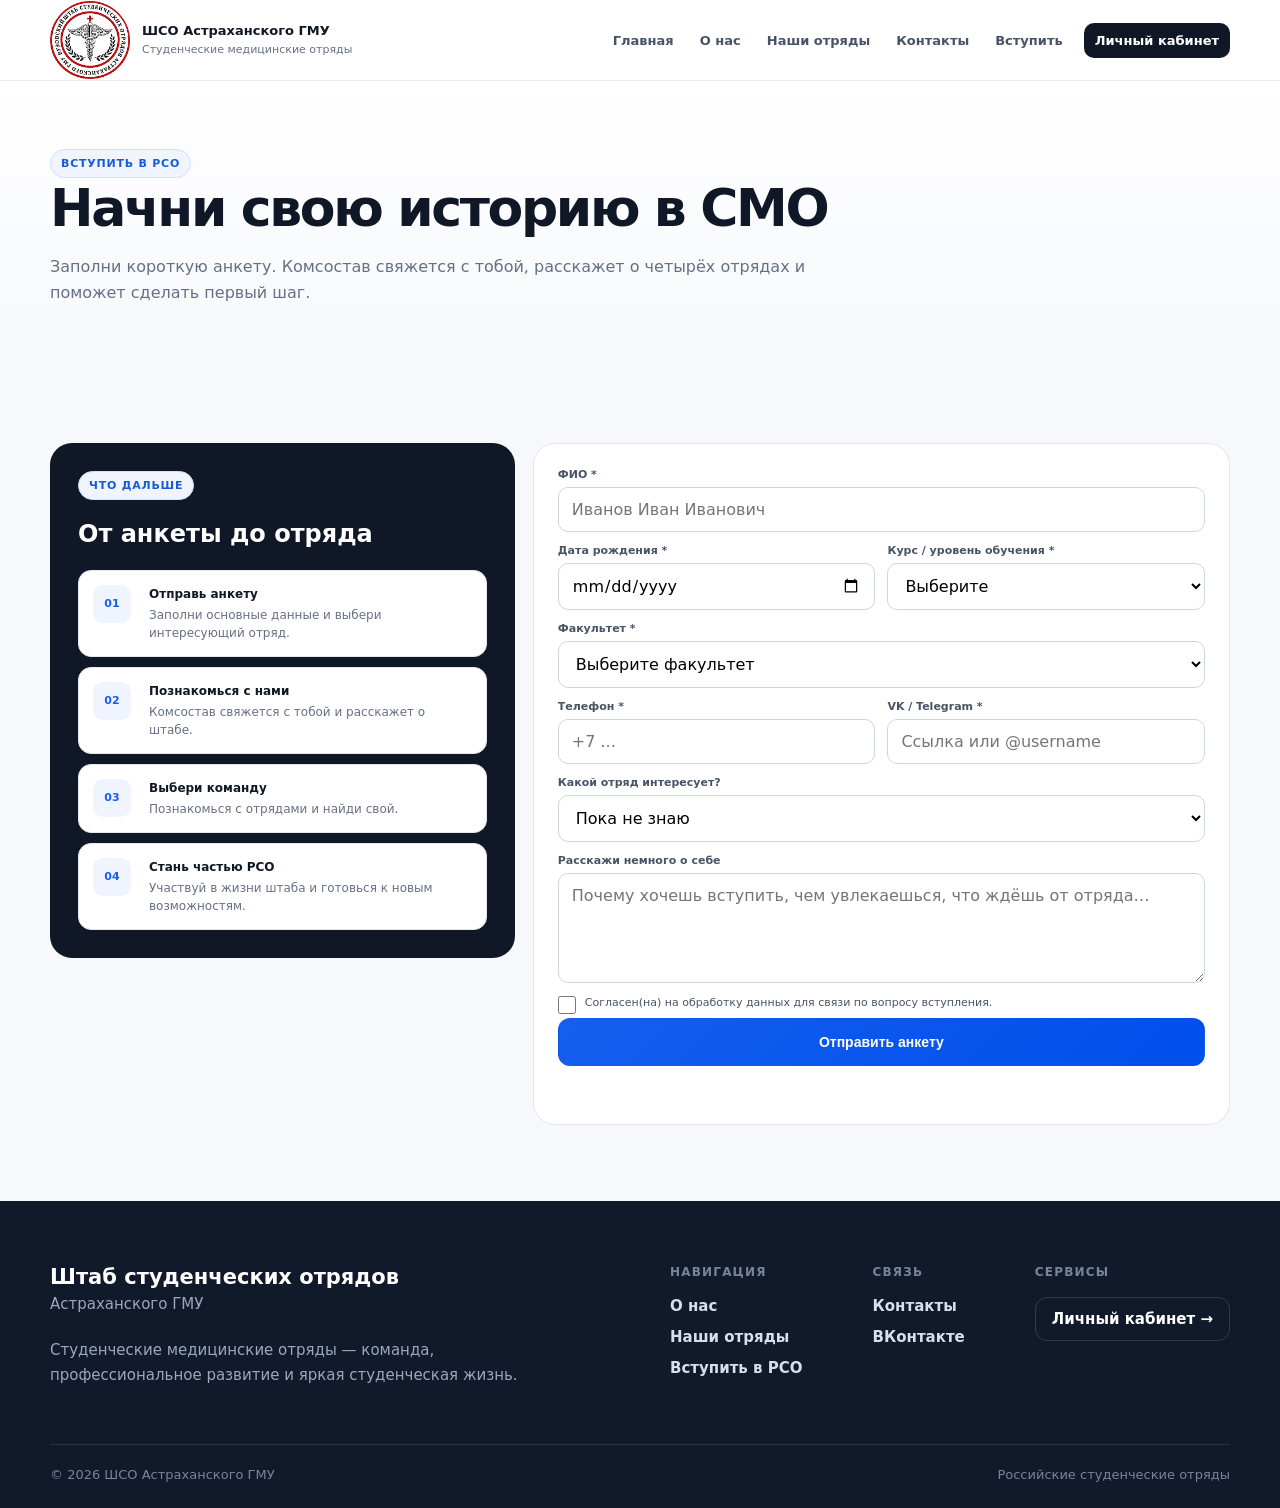
<file: join.html>
<!doctype html>
<html lang="ru">
<head>
<meta charset="utf-8"><meta name="viewport" content="width=device-width,initial-scale=1">
<meta name="description" content="Анкета на вступление в студенческие медицинские отряды Астраханского ГМУ.">
<title>Вступить в РСО — ШСО Астраханского ГМУ</title>
<link rel="stylesheet" href="style.css"><link rel="icon" href="assets/favicon.svg">
<link rel="icon" href="assets/favicon.svg"><link rel="manifest" href="site.webmanifest"></head>
<body><div id="nav"></div><main>
<section class="page-hero"><div class="container"><span class="eyebrow">Вступить в РСО</span><h1>Начни свою историю в СМО</h1><p>Заполни короткую анкету. Комсостав свяжется с тобой, расскажет о четырёх отрядах и поможет сделать первый шаг.</p></div></section>
<section class="section"><div class="container join-layout">
<aside class="join-info">
<span class="eyebrow">Что дальше</span><h2>От анкеты до отряда</h2>
<div class="join-steps">
<div><b>01</b><span><strong>Отправь анкету</strong>Заполни основные данные и выбери интересующий отряд.</span></div>
<div><b>02</b><span><strong>Познакомься с нами</strong>Комсостав свяжется с тобой и расскажет о штабе.</span></div>
<div><b>03</b><span><strong>Выбери команду</strong>Познакомься с отрядами и найди свой.</span></div>
<div><b>04</b><span><strong>Стань частью РСО</strong>Участвуй в жизни штаба и готовься к новым возможностям.</span></div>
</div>
</aside>
<form class="join-form" onsubmit="submitJoin(event)">
<div class="form-grid">
<div class="field full"><label>ФИО *</label><input name="fio" required placeholder="Иванов Иван Иванович"></div>
<div class="field"><label>Дата рождения *</label><input name="birthdate" type="date" required></div>
<div class="field"><label>Курс / уровень обучения *</label><select name="course" required onchange="toggleResidencySpecialty(this)"><option value="">Выберите</option><option>1 курс</option><option>2 курс</option><option>3 курс</option><option>4 курс</option><option>5 курс</option><option>6 курс</option><option>Ординатура</option></select></div>
<div class="field full"><label>Факультет *</label><select name="faculty" required>
<option value="">Выберите факультет</option>
<option>Лечебный факультет</option>
<option>Медико-профилактический факультет</option>
<option>Педиатрический факультет</option>
<option>Стоматологический факультет</option>
<option>Фармацевтический факультет</option>
<option>Факультет клинической психологии</option>
<option>Факультет иностранных студентов</option>
<option>Факультет высшего сестринского образования и среднего профессионального образования</option>
</select></div>
<div class="field full" id="residencySpecialtyField" style="display:none"><label>Специальность ординатуры *</label><input name="specialty" placeholder="Например: терапия"></div>
<div class="field"><label>Телефон *</label><input name="phone" required placeholder="+7 ..."></div>
<div class="field"><label>VK / Telegram *</label><input name="social" required placeholder="Ссылка или @username"></div>
<div class="field full"><label>Какой отряд интересует?</label><select name="team"><option>Пока не знаю</option><option>Группа крови</option><option>Дофамин</option><option>Аструм</option><option>НейроСпин</option></select></div>
<div class="field full"><label>Расскажи немного о себе</label><textarea name="comment" placeholder="Почему хочешь вступить, чем увлекаешься, что ждёшь от отряда…"></textarea></div>
<div class="field full consent"><label><input type="checkbox" required name="consent" value="Да"> <span>Согласен(на) на обработку данных для связи по вопросу вступления.</span></label></div>
</div>
<button class="btn btn-primary join-submit" type="submit">Отправить анкету</button>
<div class="form-status"></div>
</form>
</div></section></main><div id="footer"></div>
<script src="data.js"></script><script src="app.js"></script>
<script>
function toggleResidencySpecialty(select){
  const field=document.getElementById('residencySpecialtyField');
  const input=field ? field.querySelector('input[name="specialty"]') : null;
  const isResidency=select && select.value==='Ординатура';
  if(field) field.style.display=isResidency?'':'none';
  if(input){
    input.required=isResidency;
    if(!isResidency) input.value='';
  }
}
renderShell('join');
prefillJoinTeam();
const courseSelect=document.querySelector('select[name="course"]');
if(courseSelect) toggleResidencySpecialty(courseSelect);
</script>
</body></html>
</file>
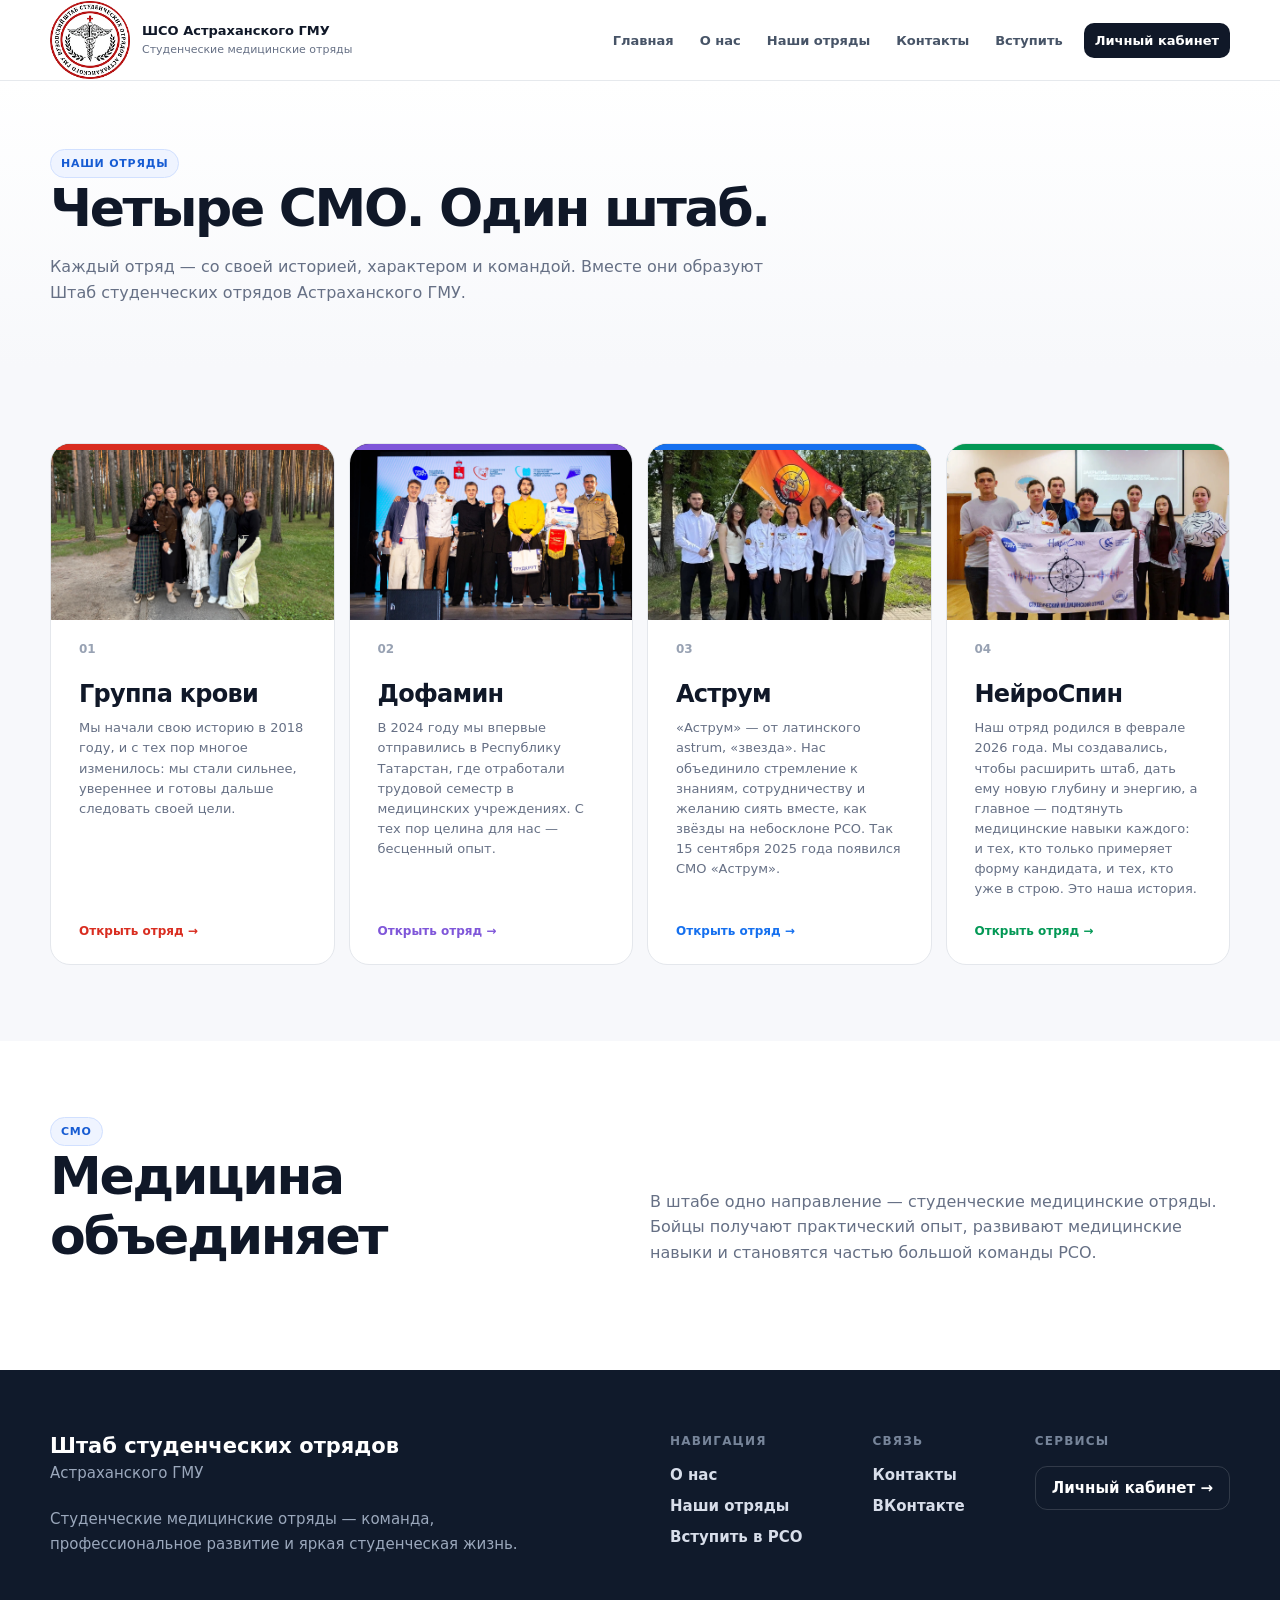
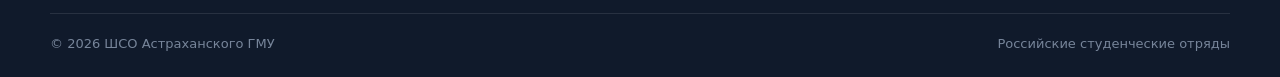
<file: teams.html>
<!doctype html><html lang="ru"><head><meta charset="utf-8"><meta name="viewport" content="width=device-width,initial-scale=1"><title>Наши отряды — ШСО Астраханского ГМУ</title><link rel="stylesheet" href="style.css"><link rel="icon" href="assets/favicon.svg"><link rel="manifest" href="site.webmanifest"></head><body><div id="nav"></div><main><section class="page-hero"><div class="container"><span class="eyebrow">Наши отряды</span><h1>Четыре СМО. Один штаб.</h1><p>Каждый отряд — со своей историей, характером и командой. Вместе они образуют Штаб студенческих отрядов Астраханского ГМУ.</p></div></section><section class="section"><div class="container"><div id="teams" class="cards"></div></div></section><section class="section white"><div class="container"><div class="section-head"><div><span class="eyebrow">СМО</span><h2>Медицина объединяет</h2></div><p>В штабе одно направление — студенческие медицинские отряды. Бойцы получают практический опыт, развивают медицинские навыки и становятся частью большой команды РСО.</p></div></div></section></main><div id="footer"></div><script src="data.js"></script><script src="app.js"></script><script>renderShell('teams');renderTeams('teams');</script></body></html>
</file>
<file: style.css>
:root{--bg:#f7f8fb;--surface:#fff;--text:#101828;--muted:#667085;--line:#e4e7ec;--primary:#155eef;--primary2:#004eeb;--red:#d92d20;--radius:20px;--shadow:0 14px 40px rgba(16,24,40,.08)}*{box-sizing:border-box}html{scroll-behavior:smooth}body{margin:0;font-family:Inter,ui-sans-serif,system-ui,-apple-system,BlinkMacSystemFont,"Segoe UI",sans-serif;color:var(--text);background:var(--bg)}a{text-decoration:none;color:inherit}img{max-width:100%;display:block}.container{width:min(1180px,calc(100% - 32px));margin:0 auto}.nav{position:sticky;top:0;z-index:50;background:rgba(255,255,255,.92);backdrop-filter:blur(16px);border-bottom:1px solid rgba(228,231,236,.9)}.nav-inner{min-height:72px;display:flex;align-items:center;gap:24px}.brand{display:flex;align-items:center;gap:12px;min-width:260px}.brand-mark{width:40px;height:40px;border-radius:12px;display:grid;place-items:center;background:linear-gradient(135deg,#155eef,#d92d20);color:#fff;font-weight:900}.brand-copy b{display:block;font-size:13px}.brand-copy span{font-size:11px;color:var(--muted)}.nav-links{display:flex;align-items:center;gap:4px;margin-left:auto}.nav-links a{padding:10px 11px;border-radius:10px;font-size:13px;font-weight:650;color:#475467}.nav-links a:hover{background:#f2f4f7}.nav-links .cabinet{background:#101828;color:#fff;margin-left:6px}.nav-toggle{display:none;margin-left:auto;border:0;background:#f2f4f7;border-radius:10px;padding:10px 12px;font-weight:800}.hero{position:relative;overflow:hidden;padding:88px 0 72px;background:radial-gradient(circle at 80% 20%,rgba(217,45,32,.15),transparent 28rem),radial-gradient(circle at 10% 0,rgba(21,94,239,.18),transparent 30rem),linear-gradient(180deg,#fff,#f6f8fc)}.hero:after{content:"";position:absolute;width:520px;height:520px;border:70px solid rgba(21,94,239,.04);border-radius:50%;right:-180px;bottom:-240px}.eyebrow{display:inline-flex;gap:8px;align-items:center;padding:7px 10px;border:1px solid #d1e0ff;background:#eff4ff;border-radius:999px;color:#175cd3;font-size:11px;font-weight:800;text-transform:uppercase;letter-spacing:.07em}.hero-grid{display:grid;grid-template-columns:1.1fr .9fr;gap:42px;align-items:center}.hero h1{font-size:clamp(44px,7vw,82px);line-height:.98;letter-spacing:-.055em;margin:18px 0 18px;max-width:820px}.hero h1 span{color:var(--primary)}.hero p{max-width:720px;font-size:18px;line-height:1.65;color:#475467}.actions{display:flex;flex-wrap:wrap;gap:10px;margin-top:28px}.btn{display:inline-flex;align-items:center;justify-content:center;min-height:48px;padding:0 18px;border-radius:12px;font-size:14px;font-weight:800;border:1px solid transparent;cursor:pointer}.btn-primary{background:linear-gradient(135deg,var(--primary),var(--primary2));color:#fff}.btn-secondary{background:#fff;border-color:#d0d5dd;color:#344054}.hero-panel{position:relative;z-index:1;min-height:420px;padding:24px;border-radius:30px;background:linear-gradient(145deg,#101828,#1d2939);box-shadow:0 30px 80px rgba(16,24,40,.18);color:#fff;display:flex;flex-direction:column;justify-content:flex-end;overflow:hidden}.hero-panel:before{content:"СМО";position:absolute;top:18px;right:20px;font-size:120px;font-weight:950;line-height:1;color:rgba(255,255,255,.05);letter-spacing:-.08em}.hero-panel .mini{font-size:12px;color:#98a2b3;text-transform:uppercase;letter-spacing:.09em;font-weight:800}.hero-panel h3{font-size:30px;margin:6px 0 8px}.hero-panel p{font-size:14px;color:#d0d5dd;margin:0}.stats{display:grid;grid-template-columns:repeat(4,1fr);gap:12px;margin-top:-26px;position:relative;z-index:2}.stat{padding:22px;border:1px solid var(--line);border-radius:18px;background:#fff;box-shadow:var(--shadow)}.stat strong{display:block;font-size:28px;letter-spacing:-.04em}.stat span{font-size:12px;color:var(--muted)}.section{padding:76px 0}.section.white{background:#fff}.section-head{display:flex;align-items:flex-end;justify-content:space-between;gap:20px;margin-bottom:28px}.section-head h2,.page-hero h1{margin:0;font-size:clamp(32px,5vw,52px);letter-spacing:-.045em}.section-head p{max-width:580px;margin:0;color:var(--muted);line-height:1.6}.cards{display:grid;grid-template-columns:repeat(4,1fr);gap:14px}.team-card{position:relative;min-height:330px;padding:20px;border-radius:20px;background:#fff;border:1px solid var(--line);overflow:hidden;display:flex;flex-direction:column;justify-content:space-between;transition:.18s ease}.team-card:hover{transform:translateY(-4px);box-shadow:var(--shadow)}.team-card:before{content:"";position:absolute;inset:0 0 auto;height:6px;background:var(--accent,#155eef)}.team-card .num{font-size:12px;color:#98a2b3;font-weight:800}.team-card h3{font-size:24px;margin:70px 0 8px;letter-spacing:-.03em}.team-card p{font-size:13px;color:var(--muted);line-height:1.55}.team-card .open{font-size:12px;font-weight:800;color:var(--accent,#155eef)}.feature-grid{display:grid;grid-template-columns:repeat(3,1fr);gap:14px}.feature{padding:22px;border-radius:18px;border:1px solid var(--line);background:#fff}.feature .icon{width:42px;height:42px;border-radius:12px;display:grid;place-items:center;background:#eff4ff;color:#155eef;font-weight:900}.feature h3{margin:14px 0 6px;font-size:17px}.feature p{margin:0;color:var(--muted);font-size:13px;line-height:1.55}.video-box{min-height:360px;border-radius:26px;border:1px dashed #b2ccff;background:linear-gradient(135deg,#eff4ff,#fff);display:grid;place-items:center;text-align:center;padding:24px}.video-box strong{font-size:22px}.video-box span{display:block;margin-top:6px;color:var(--muted);font-size:13px}.page-hero{padding:68px 0 44px;background:linear-gradient(180deg,#fff,#f7f8fb)}.page-hero p{max-width:760px;color:var(--muted);font-size:16px;line-height:1.65}.staff-grid{display:grid;grid-template-columns:repeat(3,1fr);gap:14px}.person{border:1px solid var(--line);border-radius:18px;background:#fff;overflow:hidden}.person img{width:100%;aspect-ratio:4/3;object-fit:cover;background:#f2f4f7}.person-body{padding:16px}.person-body strong{display:block}.person-body span{font-size:12px;color:var(--muted)}.contact-grid{display:grid;grid-template-columns:1fr 1fr;gap:16px}.contact-card{padding:24px;border:1px solid var(--line);border-radius:18px;background:#fff}.contact-card h3{margin-top:0}.contact-card p{color:var(--muted);line-height:1.6}.join-layout{display:grid;grid-template-columns:.8fr 1.2fr;gap:18px;align-items:start}.join-info{padding:28px;border-radius:22px;background:#101828;color:#fff}.join-info p{color:#d0d5dd;line-height:1.65}.join-form{padding:24px;border-radius:22px;background:#fff;border:1px solid var(--line)}.form-grid{display:grid;grid-template-columns:1fr 1fr;gap:12px}.field{display:grid;gap:6px}.field.full{grid-column:1/-1}.field label{font-size:11px;font-weight:800;color:#475467}.field input,.field select,.field textarea{width:100%;border:1px solid #d0d5dd;border-radius:10px;padding:12px 13px;font:inherit;background:#fff}.field textarea{min-height:110px;resize:vertical}.form-note{margin-top:10px;font-size:11px;color:#98a2b3}.team-hero{padding:62px 0;background:linear-gradient(180deg,#fff,#f7f8fb)}.team-kicker{font-size:12px;font-weight:900;color:var(--accent);text-transform:uppercase;letter-spacing:.08em}.team-hero h1{font-size:clamp(46px,7vw,78px);margin:8px 0 12px;letter-spacing:-.055em}.team-hero p{max-width:780px;color:var(--muted);font-size:16px;line-height:1.6}.achievement-list{display:grid;gap:8px}.achievement{padding:14px 16px;border:1px solid var(--line);border-radius:12px;background:#fff;font-weight:650}.gallery{display:grid;grid-template-columns:2fr 1fr 1fr;gap:10px}.gallery div{min-height:220px;border-radius:16px;background:linear-gradient(135deg,#e9edf5,#f8fafc);border:1px dashed #cfd4dc;display:grid;place-items:center;color:#98a2b3;font-size:12px}.gallery div:first-child{grid-row:span 2;min-height:450px}.footer{padding:42px 0;background:#101828;color:#fff}.footer-grid{display:flex;justify-content:space-between;gap:24px}.footer p{color:#98a2b3;font-size:12px;max-width:520px}.footer-links{display:flex;flex-wrap:wrap;gap:8px}.footer-links a{padding:8px 10px;border:1px solid #344054;border-radius:9px;font-size:11px}.notice{padding:12px 14px;border-radius:10px;background:#fffaeb;border:1px solid #fedf89;color:#b54708;font-size:12px;margin-top:12px}@media(max-width:900px){.nav-links{display:none;position:absolute;top:72px;left:16px;right:16px;padding:10px;background:#fff;border:1px solid var(--line);border-radius:14px;box-shadow:var(--shadow);flex-direction:column;align-items:stretch}.nav-links.open{display:flex}.nav-toggle{display:block}.brand{min-width:0}.hero-grid,.join-layout,.contact-grid{grid-template-columns:1fr}.hero-panel{min-height:320px}.stats,.cards{grid-template-columns:repeat(2,1fr)}.feature-grid,.staff-grid{grid-template-columns:1fr 1fr}.gallery{grid-template-columns:1fr 1fr}.gallery div:first-child{grid-column:1/-1;grid-row:auto;min-height:300px}}@media(max-width:600px){.container{width:min(100% - 20px,1180px)}.nav-inner{min-height:64px}.brand-copy span{display:none}.hero{padding:58px 0 54px}.hero h1{font-size:48px}.hero p{font-size:16px}.stats{grid-template-columns:1fr 1fr;margin-top:-16px}.stat{padding:16px}.section{padding:54px 0}.section-head{align-items:flex-start;flex-direction:column}.cards,.feature-grid,.staff-grid{grid-template-columns:1fr}.team-card{min-height:260px}.form-grid{grid-template-columns:1fr}.field.full{grid-column:auto}.footer-grid{flex-direction:column}.gallery{grid-template-columns:1fr}.gallery div:first-child{grid-column:auto}.nav-links{top:64px}.hero-panel h3{font-size:24px}}

/* =========================================================
   HOMEPAGE V2
   ========================================================= */
.hero-v2{padding:74px 0 86px;background:radial-gradient(circle at 85% 14%,rgba(217,45,32,.13),transparent 26rem),radial-gradient(circle at 8% 0,rgba(21,94,239,.14),transparent 32rem),linear-gradient(180deg,#fff 0%,#f7f9fc 100%)}
.hero-grid-v2{grid-template-columns:1.04fr .96fr;gap:54px}
.hero-copy{position:relative;z-index:2}
.hero-v2 h1{font-size:clamp(48px,6.5vw,82px);max-width:880px}
.hero-note{display:flex;align-items:center;gap:8px;margin-top:20px;color:#667085;font-size:12px;font-weight:650}
.hero-note-dot{width:8px;height:8px;border-radius:50%;background:#17b26a;box-shadow:0 0 0 5px rgba(23,178,106,.11)}
.hero-visual{position:relative;min-height:520px}
.hero-photo-placeholder{position:absolute;inset:0 28px 0 0;border-radius:32px;overflow:hidden;background:linear-gradient(145deg,rgba(16,24,40,.88),rgba(29,41,57,.76)),radial-gradient(circle at 78% 20%,rgba(217,45,32,.5),transparent 24rem),linear-gradient(135deg,#344054,#101828);box-shadow:0 34px 90px rgba(16,24,40,.22);display:flex;flex-direction:column;justify-content:space-between;padding:24px;color:#fff}
.hero-photo-placeholder:before{content:"ФОТО";position:absolute;right:-24px;top:20px;font-size:140px;font-weight:950;line-height:1;letter-spacing:-.08em;color:rgba(255,255,255,.035)}
.hero-photo-placeholder:after{content:"";position:absolute;left:-80px;bottom:-120px;width:360px;height:360px;border:50px solid rgba(21,94,239,.17);border-radius:50%}
.hero-photo-badge{position:relative;z-index:2;align-self:flex-start;padding:8px 10px;border:1px solid rgba(255,255,255,.16);border-radius:999px;background:rgba(255,255,255,.07);font-size:10px;font-weight:800;text-transform:uppercase;letter-spacing:.08em;color:#d0d5dd}
.hero-photo-copy{position:relative;z-index:2}
.hero-photo-copy span{display:block;color:#d0d5dd;font-size:13px;text-transform:uppercase;letter-spacing:.08em;font-weight:750}
.hero-photo-copy strong{display:block;margin-top:6px;font-size:34px;line-height:1.08;letter-spacing:-.04em;max-width:380px}
.hero-floating-card{position:absolute;right:0;top:54px;z-index:4;width:180px;padding:18px;border-radius:18px;background:#fff;border:1px solid #e4e7ec;box-shadow:0 18px 45px rgba(16,24,40,.12)}
.hero-floating-card span{display:block;color:#98a2b3;font-size:9px;text-transform:uppercase;letter-spacing:.08em;font-weight:800}
.hero-floating-card strong{display:block;margin:5px 0 1px;font-size:34px;letter-spacing:-.05em;color:#155eef}
.hero-floating-card small{display:block;color:#667085;font-size:10px;line-height:1.35}
.stats-wrap{position:relative;z-index:5;margin-top:-34px}
.stats-wrap .stats{margin-top:0}
.intro-section{padding-top:92px}
.intro-grid{display:grid;grid-template-columns:1fr .8fr;gap:74px;align-items:end;margin-bottom:32px}
.display-title{margin:15px 0 0;font-size:clamp(36px,5.4vw,62px);line-height:1.03;letter-spacing:-.05em;max-width:780px}
.intro-copy p{margin:0;color:#475467;font-size:16px;line-height:1.75}
.text-link{display:inline-flex;margin-top:14px;color:#155eef;font-size:13px;font-weight:800}
.feature-grid-v2{gap:16px}
.feature-v2{min-height:250px;padding:26px;display:flex;flex-direction:column}
.feature-v2 h3{font-size:20px;margin-top:26px}
.feature-v2 p{font-size:14px;line-height:1.65}
.feature-v2 .icon{margin-bottom:auto}
.section-head-v2>div:last-child{max-width:540px}
.section-head-v2 .text-link{margin-top:10px}
.home-team-cards .team-card{min-height:360px}
.teams-home-section{padding-top:86px;padding-bottom:86px}
.values-section{padding:86px 0;background:#101828;color:#fff}
.values-grid{display:grid;grid-template-columns:1.08fr .92fr;gap:16px}
.values-panel{border-radius:24px}
.values-main{padding:34px;background:linear-gradient(145deg,#1d2939,#101828);border:1px solid #344054}
.values-main h2{margin:18px 0 14px;font-size:clamp(34px,4.8vw,56px);line-height:1.04;letter-spacing:-.045em;max-width:720px}
.values-main p{max-width:640px;color:#d0d5dd;font-size:15px;line-height:1.7}
.eyebrow-dark{border-color:#344054;background:#1d2939;color:#b2ccff}
.btn-light{background:#fff;color:#101828;border-color:#fff}
.btn-outline-light{border-color:#475467;color:#fff;background:transparent}
.values-mini-grid{display:grid;grid-template-columns:1fr 1fr;gap:12px}
.value-mini{min-height:160px;padding:22px;border:1px solid #344054;border-radius:20px;background:#1d2939;display:flex;flex-direction:column;justify-content:flex-end}
.value-mini strong{font-size:20px}
.value-mini span{display:block;margin-top:6px;color:#98a2b3;font-size:12px;line-height:1.5}
.video-box-v2{min-height:420px;position:relative;overflow:hidden;background:radial-gradient(circle at 50% 35%,rgba(21,94,239,.18),transparent 18rem),linear-gradient(135deg,#f8fafc,#eff4ff);border-style:solid}
.video-box-v2:before{content:"СМО";position:absolute;font-size:170px;font-weight:950;letter-spacing:-.08em;color:rgba(21,94,239,.045)}
.video-box-v2>div{position:relative;z-index:2}
.video-play{width:70px;height:70px;margin:0 auto 16px;border-radius:50%;display:grid;place-items:center;background:#155eef;color:#fff;font-size:22px;box-shadow:0 14px 34px rgba(21,94,239,.22)}
.join-cta-section{padding:0;background:#fff}
.join-cta{padding:44px 46px;border-radius:28px;background:linear-gradient(135deg,#155eef,#0040c1);color:#fff;display:flex;align-items:center;justify-content:space-between;gap:40px;box-shadow:0 24px 60px rgba(21,94,239,.2)}
.join-cta h2{margin:16px 0 10px;font-size:clamp(34px,4.5vw,52px);letter-spacing:-.045em}
.join-cta p{max-width:680px;margin:0;color:#dbeafe;line-height:1.65}
.join-cta-actions{display:flex;flex-direction:column;gap:8px;min-width:245px}
.staff-cabinet-section{padding:32px 0 72px;background:#fff}
.staff-cabinet{display:flex;align-items:center;justify-content:space-between;gap:28px;padding:24px 28px;border:1px solid #e4e7ec;border-radius:20px;background:#f9fafb}
.staff-cabinet-kicker{font-size:10px;font-weight:800;text-transform:uppercase;letter-spacing:.08em;color:#667085}
.staff-cabinet h3{margin:5px 0 6px;font-size:20px}
.staff-cabinet p{max-width:720px;margin:0;color:#667085;font-size:12px;line-height:1.6}
.btn-dark{background:#101828;color:#fff;white-space:nowrap}
@media(max-width:900px){.hero-grid-v2,.intro-grid,.values-grid{grid-template-columns:1fr}.hero-visual{min-height:420px}.hero-photo-placeholder{inset:0 20px 0 0}.hero-floating-card{top:38px}.intro-grid{gap:24px}.join-cta{align-items:flex-start;flex-direction:column}.join-cta-actions{width:100%;min-width:0;flex-direction:row}.join-cta-actions .btn{flex:1}.staff-cabinet{align-items:flex-start;flex-direction:column}.staff-cabinet .btn{width:100%}}
@media(max-width:600px){.hero-v2{padding-top:48px;padding-bottom:64px}.hero-v2 h1{font-size:45px}.hero-visual{min-height:340px}.hero-photo-placeholder{inset:0;border-radius:22px;padding:18px}.hero-photo-copy strong{font-size:26px}.hero-floating-card{display:none}.stats-wrap{margin-top:-22px}.intro-section{padding-top:72px}.display-title{font-size:38px}.feature-v2{min-height:auto}.home-team-cards .team-card{min-height:270px}.values-mini-grid{grid-template-columns:1fr 1fr}.value-mini{min-height:130px;padding:16px}.video-box-v2{min-height:330px}.join-cta{padding:30px 22px;border-radius:20px}.join-cta-actions{flex-direction:column}.staff-cabinet{padding:20px}.stats-wrap .stats{grid-template-columns:1fr 1fr}}
@media(max-width:420px){.hero-v2 h1{font-size:40px}.values-mini-grid{grid-template-columns:1fr}.stats-wrap .stats{grid-template-columns:1fr 1fr}.stat strong{font-size:24px}}

/* =========================================================
   ABOUT PAGE V2
   ========================================================= */
.about-hero{
  padding: 52px 0 78px;
  overflow: hidden;
  background:
    radial-gradient(circle at 82% 18%, rgba(217,45,32,.12), transparent 25rem),
    radial-gradient(circle at 10% 0, rgba(21,94,239,.15), transparent 30rem),
    linear-gradient(180deg, #fff, #f7f9fc);
}

.about-hero-grid {
  display: grid;
  grid-template-columns: 1.05fr .75fr;
  gap: 58px;
  align-items: center;
}

@media (min-width: 951px) {
  .about-hero-grid > div:first-child {
    transform: translateY(-55px);
  }
}
.about-hero h1{
  max-width: 760px;
  margin: 12px 0 16px;
  font-size: clamp(44px, 6vw, 72px);
  line-height: 1;
  letter-spacing: -.055em;
}
.about-hero-description p {
  display: block;
  max-width: 720px;
  margin: 0 0 16px;
  color: #475467;
  font-size: 17px;
  line-height: 1.72;
}
.about-hero-card{position:relative;min-height:390px;padding:30px;border-radius:28px;overflow:hidden;background:linear-gradient(145deg,#101828,#1d2939);box-shadow:0 28px 70px rgba(16,24,40,.18);color:#fff;display:flex;flex-direction:column;justify-content:flex-end}
.about-hero-card:before{content:"СМО";position:absolute;right:-12px;top:12px;font-size:150px;line-height:1;font-weight:950;letter-spacing:-.09em;color:rgba(255,255,255,.05)}
.about-hero-card:after{content:"";position:absolute;left:-90px;top:-90px;width:260px;height:260px;border:46px solid rgba(21,94,239,.17);border-radius:50%}
.about-hero-kicker{position:relative;z-index:2;color:#98a2b3;font-size:10px;font-weight:800;text-transform:uppercase;letter-spacing:.09em}
.about-hero-card>strong{position:relative;z-index:2;margin-top:auto;font-size:64px;line-height:1;letter-spacing:-.06em;color:#84adff}
.about-hero-card h3{position:relative;z-index:2;margin:8px 0 9px;font-size:23px;line-height:1.18}
.about-hero-card p{position:relative;z-index:2;margin:0;color:#d0d5dd;font-size:13px;line-height:1.6}
.about-stats-wrap{position:relative;z-index:5;margin-top:-34px}
.about-stats-wrap .stats{margin-top:0}
.about-story-section{padding-top:94px}
.about-story-grid{display:grid;grid-template-columns:.9fr 1.1fr;gap:72px;align-items:start;margin-bottom:42px}
.about-title{margin-top:16px}
.about-story-copy{padding-top:6px}
.about-story-copy p{margin:0 0 16px;color:#475467;font-size:16px;line-height:1.75}
.about-story-copy p:last-child{margin-bottom:0}
.about-functions-grid{display:grid;grid-template-columns:repeat(4,1fr);gap:12px}
.about-function-card{min-height:240px;padding:22px;border:1px solid #e4e7ec;border-radius:18px;background:#fff;display:flex;flex-direction:column}
.about-function-card>span{display:inline-flex;align-self:flex-start;padding:5px 7px;border-radius:8px;background:#eff4ff;color:#155eef;font-size:10px;font-weight:850}
.about-function-card h3{margin:auto 0 8px;font-size:18px;line-height:1.25}
.about-function-card p{margin:0;color:#667085;font-size:12px;line-height:1.55}
.about-rso-section{background:#101828;color:#fff}
.about-rso-grid{display:grid;grid-template-columns:.55fr 1.45fr;gap:58px;align-items:center}
.about-rso-mark{font-size:clamp(100px,15vw,200px);font-weight:950;line-height:.8;letter-spacing:-.09em;color:rgba(255,255,255,.08)}
.about-rso-grid h2{margin:16px 0 14px;font-size:clamp(34px,5vw,56px);line-height:1.04;letter-spacing:-.05em}
.about-rso-grid p{max-width:760px;margin:0;color:#d0d5dd;font-size:15px;line-height:1.75}
.about-staff-head{align-items:flex-end}
.staff-grid-four{grid-template-columns:repeat(4,1fr)}
.staff-grid-four .person{transition:transform .16s ease,box-shadow .16s ease}
.staff-grid-four .person:hover{transform:translateY(-3px);box-shadow:var(--shadow)}
.staff-grid-four .person img{aspect-ratio:4/4.5}
.staff-grid-four .person-body{padding:17px}
.staff-grid-four .person-body strong{font-size:15px}
.staff-grid-four .person-body span{display:block;margin-top:4px;line-height:1.4}
.about-photo-note{margin-top:14px;padding:11px 13px;border:1px dashed #d0d5dd;border-radius:10px;color:#667085;background:#f9fafb;font-size:11px}
.about-bottom-section{padding-top:6px}
.about-bottom-cta{padding:36px 40px;border-radius:24px;background:linear-gradient(135deg,#155eef,#0040c1);color:#fff;display:flex;align-items:center;justify-content:space-between;gap:36px}
.about-bottom-cta>div:first-child>span{color:#b2ccff;font-size:10px;font-weight:800;text-transform:uppercase;letter-spacing:.08em}
.about-bottom-cta h2{max-width:700px;margin:8px 0 0;font-size:clamp(28px,4vw,44px);line-height:1.08;letter-spacing:-.04em}
.about-bottom-cta .actions{margin-top:0;min-width:max-content}
@media(max-width:950px){.about-hero-grid,.about-story-grid,.about-rso-grid{grid-template-columns:1fr}.about-hero-card{min-height:320px}.about-story-grid{gap:26px}.about-functions-grid,.staff-grid-four{grid-template-columns:repeat(2,1fr)}.about-rso-mark{display:none}.about-bottom-cta{align-items:flex-start;flex-direction:column}.about-bottom-cta .actions{min-width:0;margin-top:4px}}
@media(max-width:600px){.about-hero{padding:52px 0 62px}.about-hero h1{font-size:44px}.about-hero>div>div:first-child>p{font-size:15px}.about-hero-card{min-height:280px;padding:22px;border-radius:22px}.about-hero-card>strong{font-size:52px}.about-stats-wrap{margin-top:-22px}.about-story-section{padding-top:72px}.about-functions-grid,.staff-grid-four{grid-template-columns:1fr}.about-function-card{min-height:190px}.about-rso-grid h2{font-size:38px}.about-bottom-cta{padding:27px 22px;border-radius:19px}.about-bottom-cta .actions{width:100%;flex-direction:column}.about-bottom-cta .btn{width:100%}}

.person-link{display:inline-block;margin-top:10px;font-size:13px;font-weight:700;text-decoration:none;color:var(--team-accent,#1570ef)}
.empty-note{padding:24px;border:1px dashed #d0d5dd;border-radius:18px;color:#667085;background:#fff}
.muted{color:#667085}

/* ===== FINAL RELEASE ===== */
.hero-photo-placeholder{background-size:cover!important;background-position:center!important;background-color:#101828}
.hero-photo-placeholder .hero-photo-badge,.hero-photo-placeholder .hero-photo-copy{position:relative;z-index:2}
.team-hero-photo{min-height:520px;background-size:cover;background-position:center;display:flex;align-items:center;color:#fff}
.team-hero-photo h1{margin:12px 0;font-size:clamp(48px,8vw,88px);letter-spacing:-.055em}
.team-hero-photo p{max-width:760px;color:#e4e7ec;font-size:17px;line-height:1.7}
.team-hero-photo .btn-secondary{background:rgba(255,255,255,.08);color:#fff;border-color:rgba(255,255,255,.25)}
.team-stats{margin-top:-35px}
.contact-grid-final{grid-template-columns:1fr 1fr;gap:14px}
.contact-card-wide{grid-column:1/-1}
.contact-icon{width:46px;height:46px;border-radius:13px;background:#eff4ff;color:#155eef;display:grid;place-items:center;font-weight:900;margin-bottom:18px}
.join-steps{display:grid;gap:10px;margin-top:22px}
.join-steps>div{display:grid;grid-template-columns:44px 1fr;gap:12px;padding:14px;border:1px solid #e4e7ec;border-radius:13px;background:#fff}
.join-steps b{width:38px;height:38px;border-radius:10px;display:grid;place-items:center;background:#eff4ff;color:#155eef;font-size:11px}
.join-steps strong{display:block;margin-bottom:3px;color:#101828}
.join-steps span{color:#667085;font-size:12px;line-height:1.5}
.consent label{display:flex!important;align-items:flex-start;gap:9px;font-weight:500!important;line-height:1.4}
.consent input{width:18px;min-width:18px;height:18px;min-height:18px;margin:1px 0 0}
.join-submit{width:100%;margin-top:4px}
.form-status{min-height:22px;margin-top:12px;font-size:12px;font-weight:700}
.form-status.success{color:#067647}
.form-status.error{color:#b42318}
.video-embed{position:relative;width:100%;padding-top:56.25%;overflow:hidden;border-radius:24px}
.video-embed iframe{position:absolute;inset:0;width:100%;height:100%;border:0}
.gallery-final{grid-template-columns:2fr 1fr 1fr}
.gallery-placeholder{min-height:230px;background:linear-gradient(145deg,#101828,#344054);color:#667085;border-radius:18px;display:grid;place-items:center;font-size:44px;font-weight:900}
.gallery-placeholder:first-child{grid-row:span 2;min-height:474px}
.footer small{color:#98a2b3}
@media(max-width:700px){
  .contact-grid-final{grid-template-columns:1fr}
  .contact-card-wide{grid-column:auto}
  .team-hero-photo{min-height:430px}
  .team-hero-photo h1{font-size:48px}
  .gallery-final{grid-template-columns:1fr 1fr}
  .gallery-placeholder:first-child{grid-column:1/-1;grid-row:auto;min-height:300px}
}
/* ===== Карточки "Что такое СМО" ===== */

.feature-grid-v2 {
  align-items: stretch;
}

.feature-photo-card {
  padding: 0 !important;
  overflow: hidden;
  display: flex;
  flex-direction: column;
  height: auto !important;
  min-height: 0 !important;
}

/* Фото */
.feature-photo {
  width: 100%;
  aspect-ratio: 16 / 8;
  overflow: hidden;
  background: #eef3ff;
  flex-shrink: 0;
}

.feature-photo img {
  width: 100%;
  height: 100%;
  display: block;
  object-fit: cover;
  transition: transform 0.5s ease;
}

.feature-photo-card:hover .feature-photo img {
  transform: scale(1.03);
}

/* Текстовая часть */
.feature-photo-card .feature-content {
  padding: 24px 32px 30px !important;
  display: grid !important;
  grid-template-rows: 62px 70px auto !important;
  gap: 0 !important;
  flex: 0 0 auto !important;
}

/* Цифры */
.feature-photo-card .icon {
  margin: 0 !important;
  align-self: start;
}

/* Заголовки */
.feature-photo-card h3 {
  margin: 0 !important;
  padding: 0 !important;
  min-height: 0 !important;

  display: flex !important;
  align-items: flex-start !important;

  line-height: 1.12;
}

/* Описание */
.feature-photo-card p {
  margin: 8px 0 0 !important;
  padding: 0 !important;
}

/* Телефон */
@media (max-width: 768px) {
  .feature-photo {
    aspect-ratio: 16 / 9;
  }

  .feature-photo-card .feature-content {
    padding: 22px 22px 26px !important;
    grid-template-rows: 58px auto auto !important;
  }

  .feature-photo-card h3 {
    margin-bottom: 8px !important;
  }

  .feature-photo-card p {
    margin-top: 0 !important;
  }
}
/* ФИНАЛЬНОЕ выравнивание карточек "Что такое СМО" */

.feature-photo-card .feature-content {
  padding: 24px 32px 28px !important;

  display: flex !important;
  flex-direction: column !important;

  gap: 0 !important;
  height: auto !important;
  min-height: 0 !important;
  flex: none !important;
}

/* Цифра */
.feature-photo-card .icon {
  margin: 0 0 20px 0 !important;
  flex: none !important;
}

/* Заголовок */
.feature-photo-card h3 {
  margin: 0 0 10px 0 !important;
  padding: 0 !important;

  min-height: 0 !important;
  height: auto !important;

  display: block !important;

  line-height: 1.15 !important;
}

/* Описание */
.feature-photo-card p {
  margin: 0 !important;
  padding: 0 !important;

  min-height: 0 !important;
  height: auto !important;

  line-height: 1.55 !important;
}

/* Убираем лишнее растягивание самих карточек */
.feature-photo-card {
  height: auto !important;
  min-height: 0 !important;
  align-self: start !important;
}
/* Одинаковая высота трёх карточек */
.feature-grid-v2 {
  align-items: stretch !important;
}

.feature-photo-card {
  height: 100% !important;
  align-self: stretch !important;
}

/* Контент остаётся компактным сверху */
.feature-photo-card .feature-content {
  height: auto !important;
  min-height: 0 !important;
  flex: 0 0 auto !important;
}
/* ===== Большой RUTUBE-плеер ===== */

.video-box.video-box-v2 {
  position: relative !important;
  width: 100% !important;
  height: auto !important;
  aspect-ratio: 16 / 9 !important;

  padding: 0 !important;
  margin: 0 !important;

  overflow: hidden !important;
  border-radius: 28px !important;
  background: #000 !important;

  display: block !important;
}

.video-box.video-box-v2 iframe {
  position: absolute !important;
  top: 0 !important;
  left: 0 !important;

  width: 100% !important;
  height: 100% !important;

  min-width: 100% !important;
  min-height: 100% !important;

  margin: 0 !important;
  padding: 0 !important;

  border: 0 !important;
  display: block !important;
}
/* Эмблема ШСО в шапке */

.brand-mark {
  width: 80px !important;
  height: 80px !important;
  min-width: 80px !important;

  padding: 0 !important;
  margin: 0 !important;

  display: flex !important;
  align-items: center !important;
  justify-content: center !important;

  overflow: hidden !important;
  border-radius: 20px !important;

  background: transparent !important;
  box-shadow: none !important;
}

.brand-mark img {
  width: 100% !important;
  height: 100% !important;

  display: block !important;
  object-fit: contain !important;
}

/* На телефоне */
@media (max-width: 768px) {
  .brand-mark {
    width: 54px !important;
    height: 54px !important;
    min-width: 54px !important;
    border-radius: 14px !important;
  }
}
/* ===== Карточки отрядов с фотографиями ===== */

.team-card-photo {
  padding: 0 !important;
  overflow: hidden !important;

  display: flex !important;
  flex-direction: column !important;

  height: 100% !important;
}

/* Цветная полоска сверху */
.team-card-photo::before {
  z-index: 3;
}

/* Фото */
.team-card-image {
  width: 100%;
  aspect-ratio: 16 / 10;
  overflow: hidden;
  flex-shrink: 0;
  background: #f1f4f9;
}

.team-card-image img {
  width: 100%;
  height: 100%;
  display: block;

  object-fit: cover;

  transition: transform .45s ease;
}

.team-card-photo:hover .team-card-image img {
  transform: scale(1.04);
}

/* Вся нижняя часть */
.team-card-content {
  padding: 22px 28px 26px;

  display: flex;
  flex-direction: column;

  flex: 1;
}

/* Номер */
.team-card-content .num {
  margin: 0 0 24px !important;
}

/* Название + описание */
.team-card-text {
  margin: 0;
}

.team-card-text h3 {
  margin: 0 0 10px;
}

.team-card-text p {
  margin: 0;
}

/* Кнопка всегда снизу */
.team-card-content .open {
  margin-top: auto !important;
  padding-top: 24px;
}

/* Телефон */
@media (max-width: 768px) {

  .team-card-image {
    aspect-ratio: 16 / 9;
  }

  .team-card-content {
    padding: 20px 22px 24px;
  }

  .team-card-content .num {
    margin-bottom: 18px !important;
  }

  .team-card-content .open {
    padding-top: 20px;
  }
}
/* Логотип "Труд Крут" в разделе РСО */

.about-rso-mark {
  display: flex !important;
  align-items: center !important;
  justify-content: center !important;

  font-size: 0 !important;
  line-height: 0 !important;
}

.about-rso-mark img {
  display: block;
  width: 100%;
  max-width: 480px;
  height: auto;

  object-fit: contain;
}

/* Мобильная версия */
@media (max-width: 768px) {
  .about-rso-mark img {
    max-width: 280px;
  }
}
/* ===== Светлый блок РСО ===== */

.about-rso-section {
  background: #ffffff !important;
  color: #101828 !important;
}

/* Заголовок */
.about-rso-section h2 {
  color: #101828 !important;
}

/* Описание */
.about-rso-section p {
  color: #667085 !important;
}

/* Плашка "Большое движение" */
.about-rso-section .eyebrow-dark {
  color: #1467e8 !important;
  background: #f2f6ff !important;
  border-color: #c9dcff !important;
}

/* Область с логотипом */
.about-rso-mark {
  background: transparent !important;
}

/* Логотип */
.about-rso-mark img {
  width: 100% !important;
  max-width: 480px !important;
  height: auto !important;
  object-fit: contain !important;
  display: block !important;
}

@media (max-width: 768px) {
  .about-rso-mark img {
    max-width: 300px !important;
  }
}
/* =========================
   FOOTER V2
========================= */

.site-footer {
  background: #101a2b;
  color: #fff;
  padding: 64px 0 0;
}

.footer-main {
  display: grid;
  grid-template-columns: minmax(300px, 1.3fr) 1fr;
  gap: 100px;
  align-items: start;
}

/* ЛЕВАЯ ЧАСТЬ */

.footer-brand {
  max-width: 560px;
}

.footer-brand-top {
  display: flex;
  align-items: center;
  gap: 18px;
}

.footer-brand-top img {
  width: 68px;
  height: 68px;
  object-fit: contain;
  flex-shrink: 0;
}

.footer-brand-top strong {
  display: block;
  font-size: 21px;
  line-height: 1.2;
  font-weight: 800;
  color: #fff;
}

.footer-brand-top span {
  display: block;
  margin-top: 5px;
  font-size: 15px;
  color: #9ba8bc;
}

.footer-brand > p {
  max-width: 500px;
  margin: 25px 0 0;
  color: #9ba8bc;
  font-size: 15px;
  line-height: 1.7;
}


/* НАВИГАЦИЯ */

.footer-nav {
  display: grid;
  grid-template-columns: repeat(3, max-content);
  justify-content: end;
  gap: 70px;
}

.footer-nav-group {
  display: flex;
  flex-direction: column;
  align-items: flex-start;
  gap: 13px;
}

.footer-nav-group > span {
  margin-bottom: 5px;
  color: #77859a;
  font-size: 12px;
  font-weight: 800;
  letter-spacing: .1em;
  text-transform: uppercase;
}

.footer-nav-group a {
  color: #d8deea;
  font-size: 15px;
  font-weight: 600;
  text-decoration: none;
  transition: color .2s ease, transform .2s ease;
}

.footer-nav-group a:hover {
  color: #fff;
  transform: translateX(3px);
}


/* ЛИЧНЫЙ КАБИНЕТ */

.footer-nav-group .footer-cabinet {
  padding: 12px 16px;
  border: 1px solid rgba(255,255,255,.14);
  border-radius: 12px;
  color: #fff;
}

.footer-nav-group .footer-cabinet:hover {
  background: rgba(255,255,255,.07);
}


/* НИЖНЯЯ СТРОКА */

.footer-bottom {
  margin-top: 55px;
  padding: 22px 0 26px;

  display: flex;
  align-items: center;
  justify-content: space-between;

  border-top: 1px solid rgba(255,255,255,.1);

  color: #77859a;
  font-size: 13px;
}


/* MOBILE */

@media (max-width: 900px) {

  .site-footer {
    padding-top: 45px;
  }

  .footer-main {
    grid-template-columns: 1fr;
    gap: 45px;
  }

  .footer-nav {
    justify-content: start;
    grid-template-columns: repeat(3, 1fr);
    width: 100%;
    gap: 30px;
  }

}


@media (max-width: 600px) {

  .footer-brand-top img {
    width: 56px;
    height: 56px;
  }

  .footer-brand-top strong {
    font-size: 18px;
  }

  .footer-nav {
    grid-template-columns: 1fr 1fr;
    row-gap: 35px;
  }

  .footer-bottom {
    margin-top: 40px;
    align-items: flex-start;
    flex-direction: column;
    gap: 8px;
  }

}
/* Белая подложка под эмблему в футере */
.footer-brand-top img {
  width: 76px !important;
  height: 76px !important;
  object-fit: contain !important;

  background: #ffffff;
  padding: 8px;
  border-radius: 50px;

  box-shadow: 0 8px 30px rgba(0, 0, 0, .18);
  flex-shrink: 0;
}

@media (max-width: 600px) {
  .footer-brand-top img {
    width: 62px !important;
    height: 62px !important;
    padding: 7px;
    border-radius: 15px;
  }
}
/* ========================================
   ФОТО В КАРТОЧКЕ СМО — ABOUT
======================================== */

.about-hero-card.about-hero-photo {
  position: relative !important;
  padding: 0 !important;
  overflow: hidden !important;

  min-height: 580px;

  border-radius: 38px;
  background: #101a2b;
}


/* Фото */

.about-hero-photo > img {
  position: absolute;
  inset: 0;

  width: 100%;
  height: 100%;

  display: block;
  object-fit: cover;
  object-position: center;

  transition: transform .6s ease;
}

.about-hero-photo:hover > img {
  transform: scale(1.025);
}


/* Затемнение для читаемости текста */

.about-hero-photo-shade {
  position: absolute;
  inset: 0;
  z-index: 1;

  background:
    linear-gradient(
      180deg,
      rgba(9, 18, 32, .10) 0%,
      rgba(9, 18, 32, .18) 35%,
      rgba(9, 18, 32, .90) 100%
    );
}


/* Весь текст */

.about-hero-photo-content {
  position: relative;
  z-index: 2;

  box-sizing: border-box;
  min-height: 580px;
  padding: 46px;

  display: flex;
  flex-direction: column;
  justify-content: space-between;
}


/* Маленькая надпись сверху */

.about-hero-photo .about-hero-kicker {
  color: rgba(255,255,255,.75) !important;
}


/* СМО */

.about-hero-photo strong {
  display: block;

  margin: 0 0 14px !important;

  color: #79a7ff !important;
  font-size: 68px !important;
  line-height: .95 !important;
}


/* Название */

.about-hero-photo h3 {
  max-width: 500px;

  margin: 0 0 14px !important;

  color: #fff !important;
}


/* Описание */

.about-hero-photo p {
  max-width: 520px;

  margin: 0 !important;

  color: rgba(255,255,255,.80) !important;
}


/* Телефон */

@media (max-width: 768px) {

  .about-hero-card.about-hero-photo,
  .about-hero-photo-content {
    min-height: 480px;
  }

  .about-hero-photo-content {
    padding: 30px;
  }

  .about-hero-photo strong {
    font-size: 52px !important;
  }
}
/* =========================================
   ABOUT — компактные карточки преимуществ
========================================= */

.about-functions-grid {
  display: grid !important;
  grid-template-columns: repeat(4, minmax(0, 1fr)) !important;
  gap: 18px !important;

  margin-top: 48px !important;
  align-items: stretch !important;
}


/* Карточка */

.about-function-card {
  box-sizing: border-box !important;

  min-height: 0 !important;
  height: auto !important;

  padding: 24px 26px 26px !important;

  display: flex !important;
  flex-direction: column !important;
  justify-content: flex-start !important;

  background: #fff !important;

  border: 1px solid #e1e6ee !important;
  border-radius: 22px !important;

  box-shadow: 0 4px 18px rgba(16, 24, 40, .035) !important;
}


/* Номер */

.about-function-card > span {
  width: fit-content !important;

  margin: 0 0 20px 0 !important;
  padding: 6px 10px !important;

  border-radius: 9px !important;

  background: #eef4ff !important;
  color: #1467e8 !important;

  font-size: 12px !important;
  font-weight: 800 !important;
  line-height: 1 !important;
}


/* Заголовок */

.about-function-card h3 {
  margin: 0 0 9px 0 !important;
  padding: 0 !important;

  min-height: 48px !important;

  display: flex !important;
  align-items: flex-end !important;

  color: #101828 !important;

  font-size: 19px !important;
  font-weight: 800 !important;
  line-height: 1.22 !important;
}


/* Описание */

.about-function-card p {
  margin: 0 !important;
  padding: 0 !important;

  color: #667085 !important;

  font-size: 14px !important;
  line-height: 1.55 !important;
}


/* Небольшой hover */

.about-function-card {
  transition:
    transform .2s ease,
    box-shadow .2s ease,
    border-color .2s ease;
}

.about-function-card:hover {
  transform: translateY(-3px);

  border-color: #d5deec !important;

  box-shadow:
    0 10px 30px rgba(16, 24, 40, .07) !important;
}


/* Планшет */

@media (max-width: 1000px) {

  .about-functions-grid {
    grid-template-columns: repeat(2, 1fr) !important;
  }

}


/* Телефон */

@media (max-width: 600px) {

  .about-functions-grid {
    grid-template-columns: 1fr !important;
    gap: 12px !important;
    margin-top: 32px !important;
  }

  .about-function-card {
    padding: 22px !important;
    border-radius: 18px !important;
  }

  .about-function-card > span {
    margin-bottom: 16px !important;
  }

  .about-function-card h3 {
    min-height: 0 !important;
    font-size: 18px !important;
  }

}
.about-rso-vk {
  display: inline-flex;
  align-items: center;

  margin-top: 24px;
  padding: 12px 18px;

  background: #1467e8;
  color: #fff !important;

  border-radius: 12px;

  font-size: 14px;
  font-weight: 700;
  text-decoration: none;

  transition: transform .2s ease, background .2s ease;
}

.about-rso-vk:hover {
  background: #0d5bd1;
  transform: translateY(-2px);
}
/* Фото комсостава */

.person > img {
  width: 100%;
  height: 330px;

  display: block;

  object-fit: cover;
  object-position: center 20%;

  background: #f2f4f7;
}

/* Карточка */

.person {
  overflow: hidden;
  border-radius: 22px;
}

/* Текстовая часть */

.person-body {
  padding: 20px 22px 22px;
}

/* Телефон */

@media (max-width: 600px) {
  .person > img {
    height: 360px;
  }
}
/* ===== ВИДЕО ОТРЯДА ===== */

.team-video-player {
  width: 100%;
  overflow: hidden;
  border-radius: 28px;
  background: #000;
  box-shadow: 0 18px 50px rgba(16, 24, 40, .10);
}

.team-video-player video {
  display: block;
  width: 100%;
  aspect-ratio: 16 / 9;
  object-fit: contain;
  background: #000;
}

@media (max-width: 700px) {
  .team-video-player {
    border-radius: 18px;
  }
}
/* =========================
   ГАЛЕРЕЯ ОТРЯДА
========================= */

.gallery-photo {
  position: relative;
  width: 100%;
  height: 100%;
  min-height: 260px;
  overflow: hidden;
  border-radius: 24px;
  background: #eef2f6;
}

.gallery-photo img {
  display: block;
  width: 100%;
  height: 100%;
  min-height: 260px;
  object-fit: cover;
  transition: transform .35s ease;
}

.gallery-photo:hover img {
  transform: scale(1.03);
}

@media (max-width: 700px) {
  .gallery-photo {
    min-height: 220px;
    border-radius: 18px;
  }

  .gallery-photo img {
    min-height: 220px;
  }
}
/* =========================
   LIGHTBOX ГАЛЕРЕИ
========================= */

.gallery-photo {
  cursor: zoom-in;
}

.gallery-lightbox {
  position: fixed;
  inset: 0;
  z-index: 9999;

  display: flex;
  align-items: center;
  justify-content: center;

  padding: 40px 90px;

  background: rgba(5, 10, 20, .94);
  backdrop-filter: blur(10px);

  opacity: 0;
  visibility: hidden;
  transition: opacity .2s ease, visibility .2s ease;
}

.gallery-lightbox.open {
  opacity: 1;
  visibility: visible;
}

.gallery-lightbox img {
  display: block;

  max-width: min(1200px, 90vw);
  max-height: 88vh;

  width: auto;
  height: auto;

  object-fit: contain;

  border-radius: 20px;
  box-shadow: 0 30px 80px rgba(0,0,0,.35);
}

.lightbox-close {
  position: absolute;
  top: 22px;
  right: 28px;

  width: 50px;
  height: 50px;

  border: 0;
  border-radius: 50%;

  background: rgba(255,255,255,.12);
  color: #fff;

  font-size: 34px;
  line-height: 1;

  cursor: pointer;
}

.lightbox-arrow {
  position: absolute;
  top: 50%;
  transform: translateY(-50%);

  width: 56px;
  height: 56px;

  border: 0;
  border-radius: 50%;

  background: rgba(255,255,255,.12);
  color: #fff;

  font-size: 42px;
  line-height: 1;

  cursor: pointer;
}

.lightbox-prev {
  left: 24px;
}

.lightbox-next {
  right: 24px;
}

.lightbox-close:hover,
.lightbox-arrow:hover {
  background: rgba(255,255,255,.22);
}

.lightbox-counter {
  position: absolute;
  bottom: 22px;
  left: 50%;
  transform: translateX(-50%);

  padding: 8px 14px;

  border-radius: 999px;

  background: rgba(255,255,255,.12);
  color: #fff;

  font-size: 14px;
  font-weight: 700;
}

body.lightbox-open {
  overflow: hidden;
}

@media (max-width: 700px) {

  .gallery-lightbox {
    padding: 70px 16px;
  }

  .gallery-lightbox img {
    max-width: 100%;
    max-height: 78vh;
    border-radius: 14px;
  }

  .lightbox-close {
    top: 15px;
    right: 15px;
  }

  .lightbox-arrow {
    width: 46px;
    height: 46px;

    top: auto;
    bottom: 20px;

    transform: none;
  }

  .lightbox-prev {
    left: 18px;
  }

  .lightbox-next {
    right: 18px;
  }

  .lightbox-counter {
    bottom: 29px;
  }
}
/* ==================================================
   FULLSCREEN LIGHTBOX — FINAL
================================================== */

body.lightbox-open {
  overflow: hidden !important;
}

/* Сам полноэкранный фон */
#galleryLightbox.gallery-lightbox {
  position: fixed !important;
  z-index: 999999 !important;

  top: 0 !important;
  right: 0 !important;
  bottom: 0 !important;
  left: 0 !important;

  width: 100vw !important;
  height: 100vh !important;

  margin: 0 !important;
  padding: 70px 90px !important;

  box-sizing: border-box !important;

  display: flex !important;
  align-items: center !important;
  justify-content: center !important;

  background: rgba(0, 0, 0, .94) !important;

  opacity: 0;
  visibility: hidden;
  pointer-events: none;

  transition:
    opacity .2s ease,
    visibility .2s ease;
}

/* Открыто */
#galleryLightbox.gallery-lightbox.open {
  opacity: 1 !important;
  visibility: visible !important;
  pointer-events: auto !important;
}

/* ВАЖНО: перебиваем стили фотографий галереи */
#galleryLightbox #lightboxImage {
  display: block !important;

  width: auto !important;
  height: auto !important;

  min-width: 0 !important;
  min-height: 0 !important;

  max-width: calc(100vw - 180px) !important;
  max-height: calc(100vh - 100px) !important;

  object-fit: contain !important;

  margin: auto !important;
  padding: 0 !important;

  border-radius: 14px !important;

  position: static !important;
  transform: none !important;

  box-shadow: 0 25px 80px rgba(0, 0, 0, .45) !important;
}


/* Крестик */
#galleryLightbox .lightbox-close {
  position: fixed !important;

  top: 22px !important;
  right: 26px !important;

  z-index: 1000001 !important;

  width: 52px !important;
  height: 52px !important;

  padding: 0 !important;
  margin: 0 !important;

  border: 0 !important;
  border-radius: 50% !important;

  background: rgba(255,255,255,.15) !important;

  color: #fff !important;

  font-size: 34px !important;
  font-family: Arial, sans-serif !important;

  line-height: 52px !important;
  text-align: center !important;

  cursor: pointer !important;
}


/* Стрелки */
#galleryLightbox .lightbox-arrow {
  position: fixed !important;

  top: 50% !important;
  transform: translateY(-50%) !important;

  z-index: 1000001 !important;

  width: 58px !important;
  height: 58px !important;

  padding: 0 !important;
  margin: 0 !important;

  border: 0 !important;
  border-radius: 50% !important;

  background: rgba(255,255,255,.15) !important;

  color: #fff !important;

  font-size: 42px !important;
  font-family: Arial, sans-serif !important;

  line-height: 54px !important;
  text-align: center !important;

  cursor: pointer !important;
}


#galleryLightbox .lightbox-prev {
  left: 25px !important;
}


#galleryLightbox .lightbox-next {
  right: 25px !important;
}


/* Счётчик */
#galleryLightbox .lightbox-counter {
  position: fixed !important;

  left: 50% !important;
  bottom: 22px !important;

  transform: translateX(-50%) !important;

  z-index: 1000001 !important;

  padding: 8px 14px !important;

  border-radius: 999px !important;

  background: rgba(255,255,255,.15) !important;

  color: #fff !important;

  font-size: 14px !important;
  font-weight: 700 !important;
}


/* Наведение */
#galleryLightbox .lightbox-close:hover,
#galleryLightbox .lightbox-arrow:hover {
  background: rgba(255,255,255,.28) !important;
}


/* Фотографии галереи кликабельные */
.gallery-photo img {
  cursor: zoom-in;
}


/* ==================================================
   MOBILE
================================================== */

@media (max-width: 700px) {

  #galleryLightbox.gallery-lightbox {
    padding: 65px 12px 85px !important;
  }

  #galleryLightbox #lightboxImage {
    max-width: calc(100vw - 24px) !important;
    max-height: calc(100vh - 150px) !important;

    border-radius: 10px !important;
  }

  #galleryLightbox .lightbox-close {
    top: 12px !important;
    right: 12px !important;

    width: 46px !important;
    height: 46px !important;

    line-height: 46px !important;
  }

  #galleryLightbox .lightbox-arrow {
    top: auto !important;
    bottom: 18px !important;

    width: 46px !important;
    height: 46px !important;

    transform: none !important;

    line-height: 42px !important;
  }

  #galleryLightbox .lightbox-prev {
    left: 18px !important;
  }

  #galleryLightbox .lightbox-next {
    right: 18px !important;
  }

  #galleryLightbox .lightbox-counter {
    bottom: 27px !important;
  }
}
/* Описание штаба на странице «О нас» */

.about-hero-description {
  max-width: 720px;
  margin: 0 0 24px;
}

.about-hero-description p {
  display: block;
  margin: 0 0 16px;
  color: #667085;
  font-family: Inter, ui-sans-serif, system-ui, sans-serif;
  font-size: 17px;
  font-weight: 400;
  line-height: 1.72;
}

@media (max-width: 600px) {
  .about-hero-description p {
    font-size: 15px;
    line-height: 1.65;
  }
}
</file>
